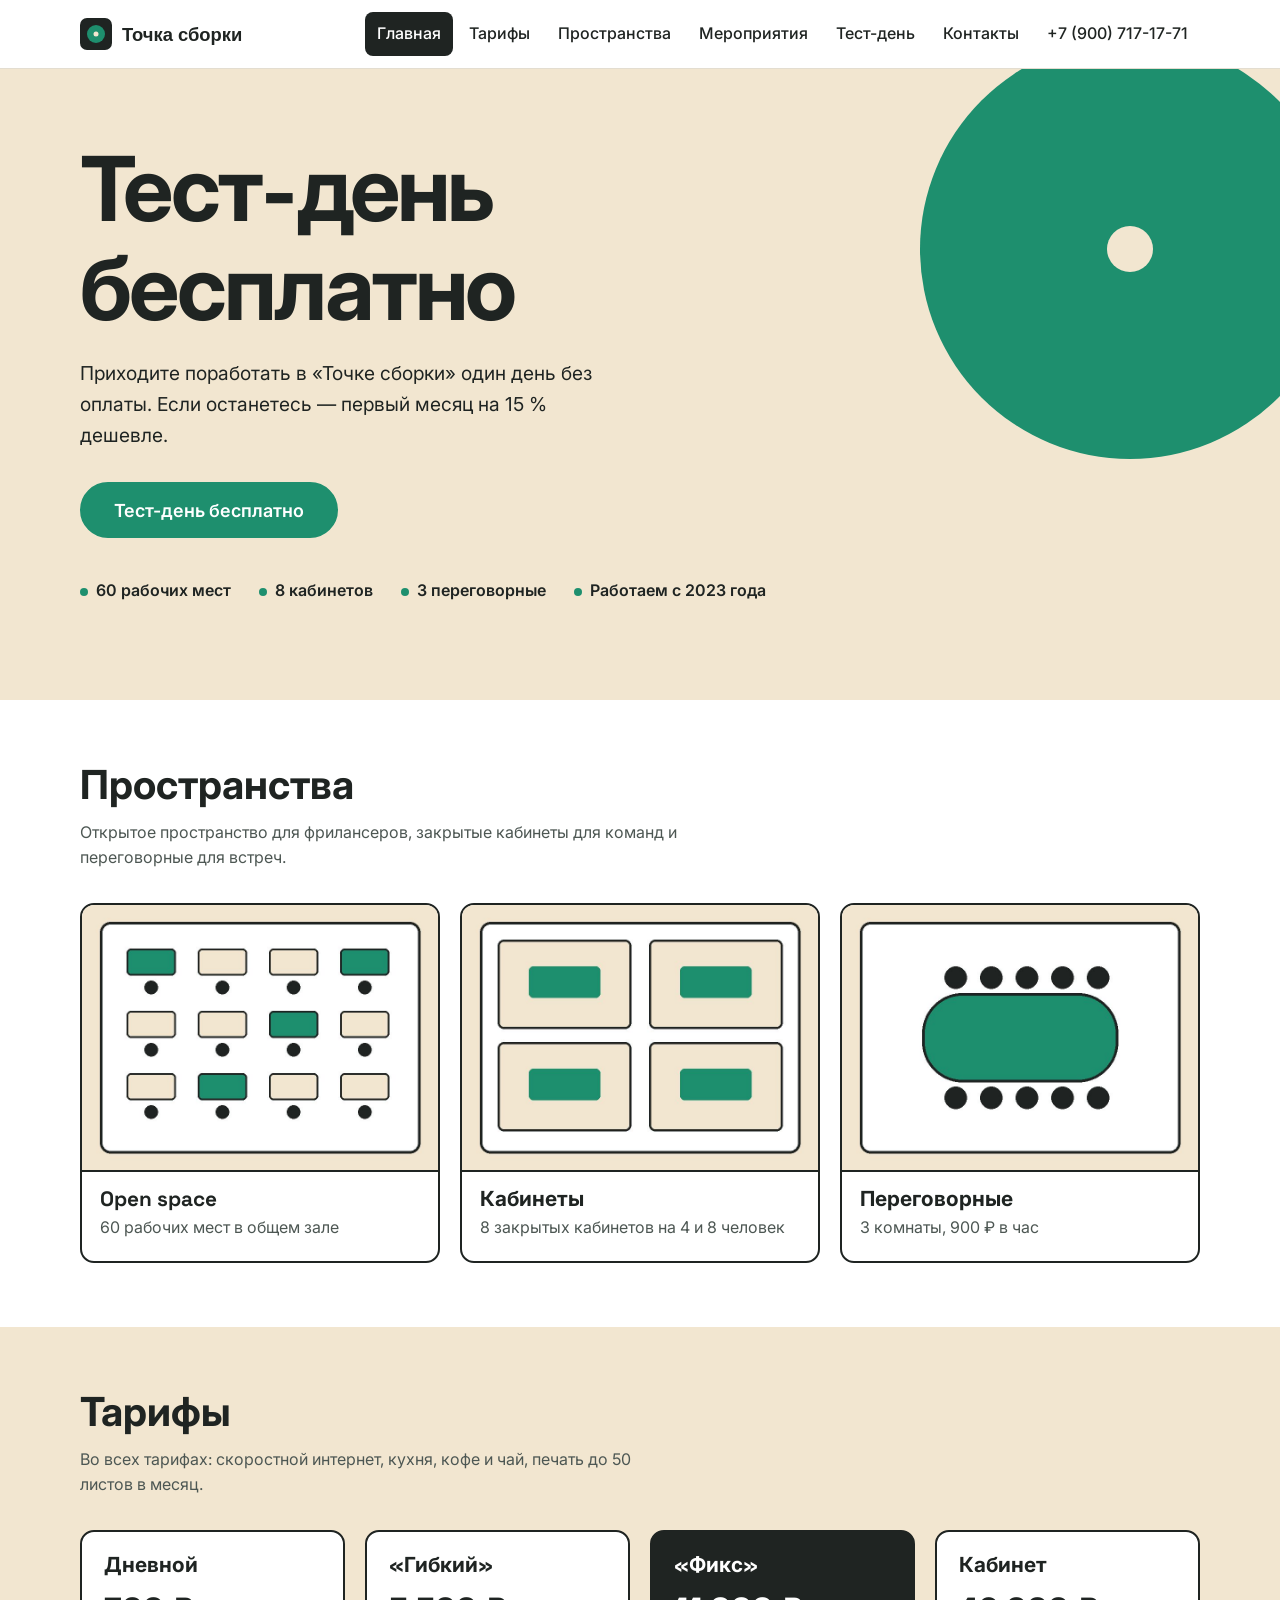
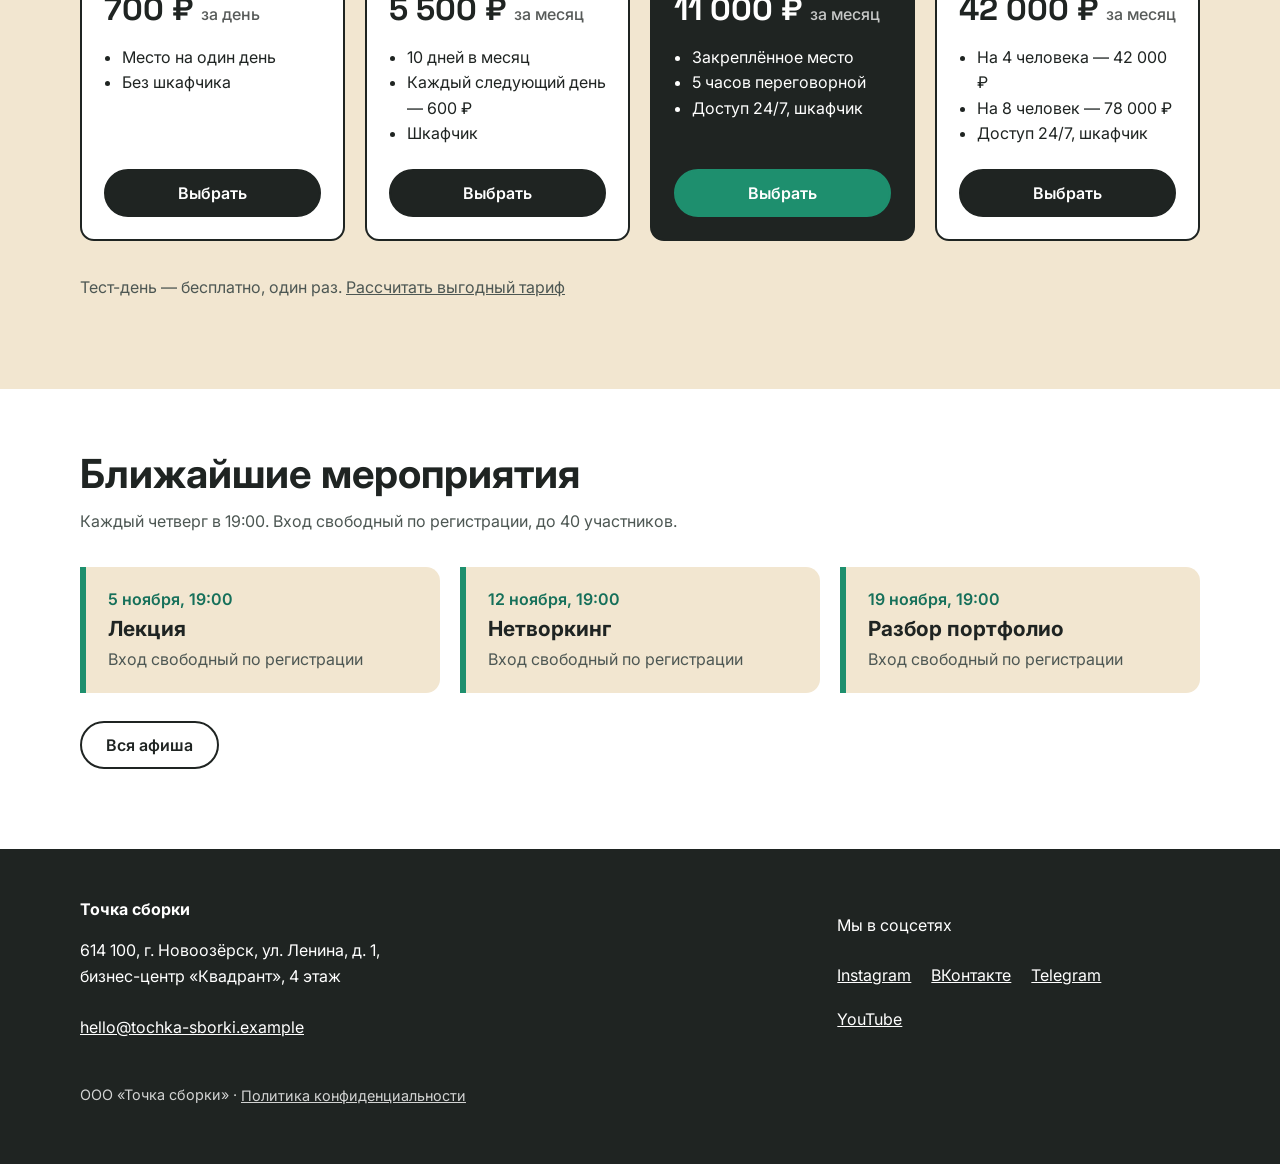
<file: index.html>
<!DOCTYPE html>
<html lang="ru">
<head>
  <meta charset="utf-8">
  <meta name="viewport" content="width=device-width, initial-scale=1">
  <title>Точка сборки — коворкинг в Новоозёрске. Тест-день бесплатно</title>
  <meta name="description" content="Коворкинг «Точка сборки» в центре Новоозёрска: 60 рабочих мест, 8 кабинетов, 3 переговорные. Тест-день бесплатно, первый месяц −15 %.">
  <meta property="og:type" content="website">
  <meta property="og:title" content="Точка сборки — коворкинг в Новоозёрске">
  <meta property="og:description" content="Тест-день бесплатно, первый месяц −15 %. Open space, кабинеты и переговорные в центре города.">
  <meta property="og:image" content="https://kovorking-tochka-sborki.vercel.app/img/og-cover.jpg">
  <meta property="og:url" content="https://kovorking-tochka-sborki.vercel.app/">
  <link rel="icon" href="img/favicon.svg" type="image/svg+xml">
  <link rel="preconnect" href="https://fonts.googleapis.com">
  <link rel="preconnect" href="https://fonts.gstatic.com" crossorigin>
  <link href="https://fonts.googleapis.com/css2?family=Inter:wght@400;500;600&family=Space+Grotesk:wght@500;700&display=swap" rel="stylesheet">
  <link rel="stylesheet" href="css/style.css">

  <!-- Google tag (gtag.js) -->
  <script async src="https://www.googletagmanager.com/gtag/js?id=G-3W3GTP8FSB"></script>
  <script>
    window.dataLayer = window.dataLayer || [];
    function gtag(){dataLayer.push(arguments);}
    gtag('js', new Date());
    gtag('config', 'G-3W3GTP8FSB');
  </script>
</head>
<body>
<a class="skip" href="#main">К содержимому</a>

<!-- Шапка и меню (одинаковая на всех страницах) -->
<header class="site-header">
  <div class="wrap">
    <a class="logo" href="index.html"><img src="img/favicon.svg" alt="" width="32" height="32">Точка сборки</a>
    <button class="burger" id="burger" aria-expanded="false" aria-controls="nav" aria-label="Открыть меню">☰</button>
    <nav class="nav" id="nav" aria-label="Основное меню">
      <a href="index.html" aria-current="page">Главная</a>
      <a href="tariffs.html">Тарифы</a>
      <a href="spaces.html">Пространства</a>
      <a href="events.html">Мероприятия</a>
      <a href="free-day.html">Тест-день</a>
      <a href="contacts.html">Контакты</a>
      <a class="phone phone" href="tel:+79007171771" data-event="contact_click" data-contact-type="phone">+7 (900) 717-17-71</a>
    </nav>
  </div>
</header>

<main id="main">

  <!-- Первый экран (главный блок) -->
  <section class="hero" aria-labelledby="hero-title">
    <div class="dot" aria-hidden="true"></div>
    <div class="wrap">
      <h1 id="hero-title">Тест-день бесплатно</h1>
      <p>Приходите поработать в «Точке сборки» один день без оплаты. Если останетесь — первый месяц на 15 % дешевле.</p>
      <a class="btn btn--main" href="free-day.html"
         data-event="cta_click" data-button-name="hero_trial" data-page-section="hero">Тест-день бесплатно</a>
      <ul class="facts">
        <li>60 рабочих мест</li>
        <li>8 кабинетов</li>
        <li>3 переговорные</li>
        <li>Работаем с 2023 года</li>
      </ul>
    </div>
  </section>

  <!-- Пространства -->
  <section class="section" id="spaces" aria-labelledby="spaces-title">
    <div class="wrap">
      <h2 id="spaces-title">Пространства</h2>
      <p class="lead">Открытое пространство для фрилансеров, закрытые кабинеты для команд и переговорные для встреч.</p>
      <div class="grid grid--3">
        <a class="space" href="spaces.html#open-space" data-event="space_view" data-space-type="open_space">
          <img src="img/space-open.jpg" width="800" height="600" loading="lazy" alt="Схема open space: рабочие столы в общем зале">
          <div><h3>Open space</h3><p>60 рабочих мест в общем зале</p></div>
        </a>
        <a class="space" href="spaces.html#office" data-event="space_view" data-space-type="office">
          <img src="img/space-office.jpg" width="800" height="600" loading="lazy" alt="Схема закрытых кабинетов с рабочими столами">
          <div><h3>Кабинеты</h3><p>8 закрытых кабинетов на 4 и 8 человек</p></div>
        </a>
        <a class="space" href="spaces.html#meeting-room" data-event="space_view" data-space-type="meeting_room">
          <img src="img/space-meeting.jpg" width="800" height="600" loading="lazy" alt="Схема переговорной: большой стол и стулья вокруг">
          <div><h3>Переговорные</h3><p>3 комнаты, 900 ₽ в час</p></div>
        </a>
      </div>
    </div>
  </section>

  <!-- Тарифы -->
  <section class="section section--sand" id="tariffs" aria-labelledby="tariffs-title">
    <div class="wrap">
      <h2 id="tariffs-title">Тарифы</h2>
      <p class="lead">Во всех тарифах: скоростной интернет, кухня, кофе и чай, печать до 50 листов в месяц.</p>
      <div class="grid grid--4">
        <article class="tariff">
          <h3>Дневной</h3>
          <div class="price">700 ₽ <small>за день</small></div>
          <ul><li>Место на один день</li><li>Без шкафчика</li></ul>
          <a class="btn" href="contacts.html?tariff=day_pass" data-event="select_tariff" data-tariff-name="day_pass" data-tariff-price="700">Выбрать</a>
        </article>
        <article class="tariff">
          <h3>«Гибкий»</h3>
          <div class="price">5 500 ₽ <small>за месяц</small></div>
          <ul><li>10 дней в месяц</li><li>Каждый следующий день — 600 ₽</li><li>Шкафчик</li></ul>
          <a class="btn" href="contacts.html?tariff=flex" data-event="select_tariff" data-tariff-name="flex" data-tariff-price="5500">Выбрать</a>
        </article>
        <article class="tariff tariff--top">
          <h3>«Фикс»</h3>
          <div class="price">11 000 ₽ <small>за месяц</small></div>
          <ul><li>Закреплённое место</li><li>5 часов переговорной</li><li>Доступ 24/7, шкафчик</li></ul>
          <a class="btn" href="contacts.html?tariff=fixed" data-event="select_tariff" data-tariff-name="fixed" data-tariff-price="11000">Выбрать</a>
        </article>
        <article class="tariff">
          <h3>Кабинет</h3>
          <div class="price">42 000 ₽ <small>за месяц</small></div>
          <ul><li>На 4 человека — 42 000 ₽</li><li>На 8 человек — 78 000 ₽</li><li>Доступ 24/7, шкафчик</li></ul>
          <a class="btn" href="contacts.html?tariff=office" data-event="select_tariff" data-tariff-name="office" data-tariff-price="42000">Выбрать</a>
        </article>
      </div>
      <p class="note">Тест-день — бесплатно, один раз. <a href="tariffs.html">Рассчитать выгодный тариф</a></p>
    </div>
  </section>

  <!-- Ближайшие мероприятия -->
  <section class="section" id="events" aria-labelledby="events-title">
    <div class="wrap">
      <h2 id="events-title">Ближайшие мероприятия</h2>
      <p class="lead">Каждый четверг в 19:00. Вход свободный по регистрации, до 40 участников.</p>
      <div class="grid grid--3">
        <a class="event" href="events.html" data-event="event_view" data-event-id="lecture_2026_11_05">
          <time datetime="2026-11-05T19:00">5 ноября, 19:00</time><h3>Лекция</h3><p>Вход свободный по регистрации</p>
        </a>
        <a class="event" href="events.html" data-event="event_view" data-event-id="networking_2026_11_12">
          <time datetime="2026-11-12T19:00">12 ноября, 19:00</time><h3>Нетворкинг</h3><p>Вход свободный по регистрации</p>
        </a>
        <a class="event" href="events.html" data-event="event_view" data-event-id="portfolio_2026_11_19">
          <time datetime="2026-11-19T19:00">19 ноября, 19:00</time><h3>Разбор портфолио</h3><p>Вход свободный по регистрации</p>
        </a>
      </div>
      <p class="more"><a class="btn btn--ghost" href="events.html">Вся афиша</a></p>
    </div>
  </section>
</main>

<!-- Подвал (одинаковый на всех страницах) -->
<footer class="site-footer">
  <div class="wrap">
    <div class="cols">
      <div>
        <strong>Точка сборки</strong>
        <p>614 100, г. Новоозёрск, ул. Ленина, д. 1,<br>бизнес-центр «Квадрант», 4 этаж</p>
        <a href="mailto:hello@tochka-sborki.example" data-event="contact_click" data-contact-type="email">hello@tochka-sborki.example</a>
      </div>
      <div>
        <p>Мы в соцсетях</p>
        <a href="https://instagram.com/" target="_blank" rel="noopener" data-event="social_click" data-network="instagram" data-page-section="footer">Instagram</a>
        <a href="https://vk.com/" target="_blank" rel="noopener" data-event="social_click" data-network="vk" data-page-section="footer">ВКонтакте</a>
        <a href="https://t.me/" target="_blank" rel="noopener" data-event="social_click" data-network="telegram" data-page-section="footer">Telegram</a>
        <a href="https://youtube.com/" target="_blank" rel="noopener" data-event="social_click" data-network="youtube" data-page-section="footer">YouTube</a>
      </div>
    </div>
    <p class="org">ООО «Точка сборки» · <a href="privacy.html">Политика конфиденциальности</a></p>
  </div>
</footer>

<script src="js/analytics.js"></script>
<script src="js/main.js"></script>
</body>
</html>
</file>
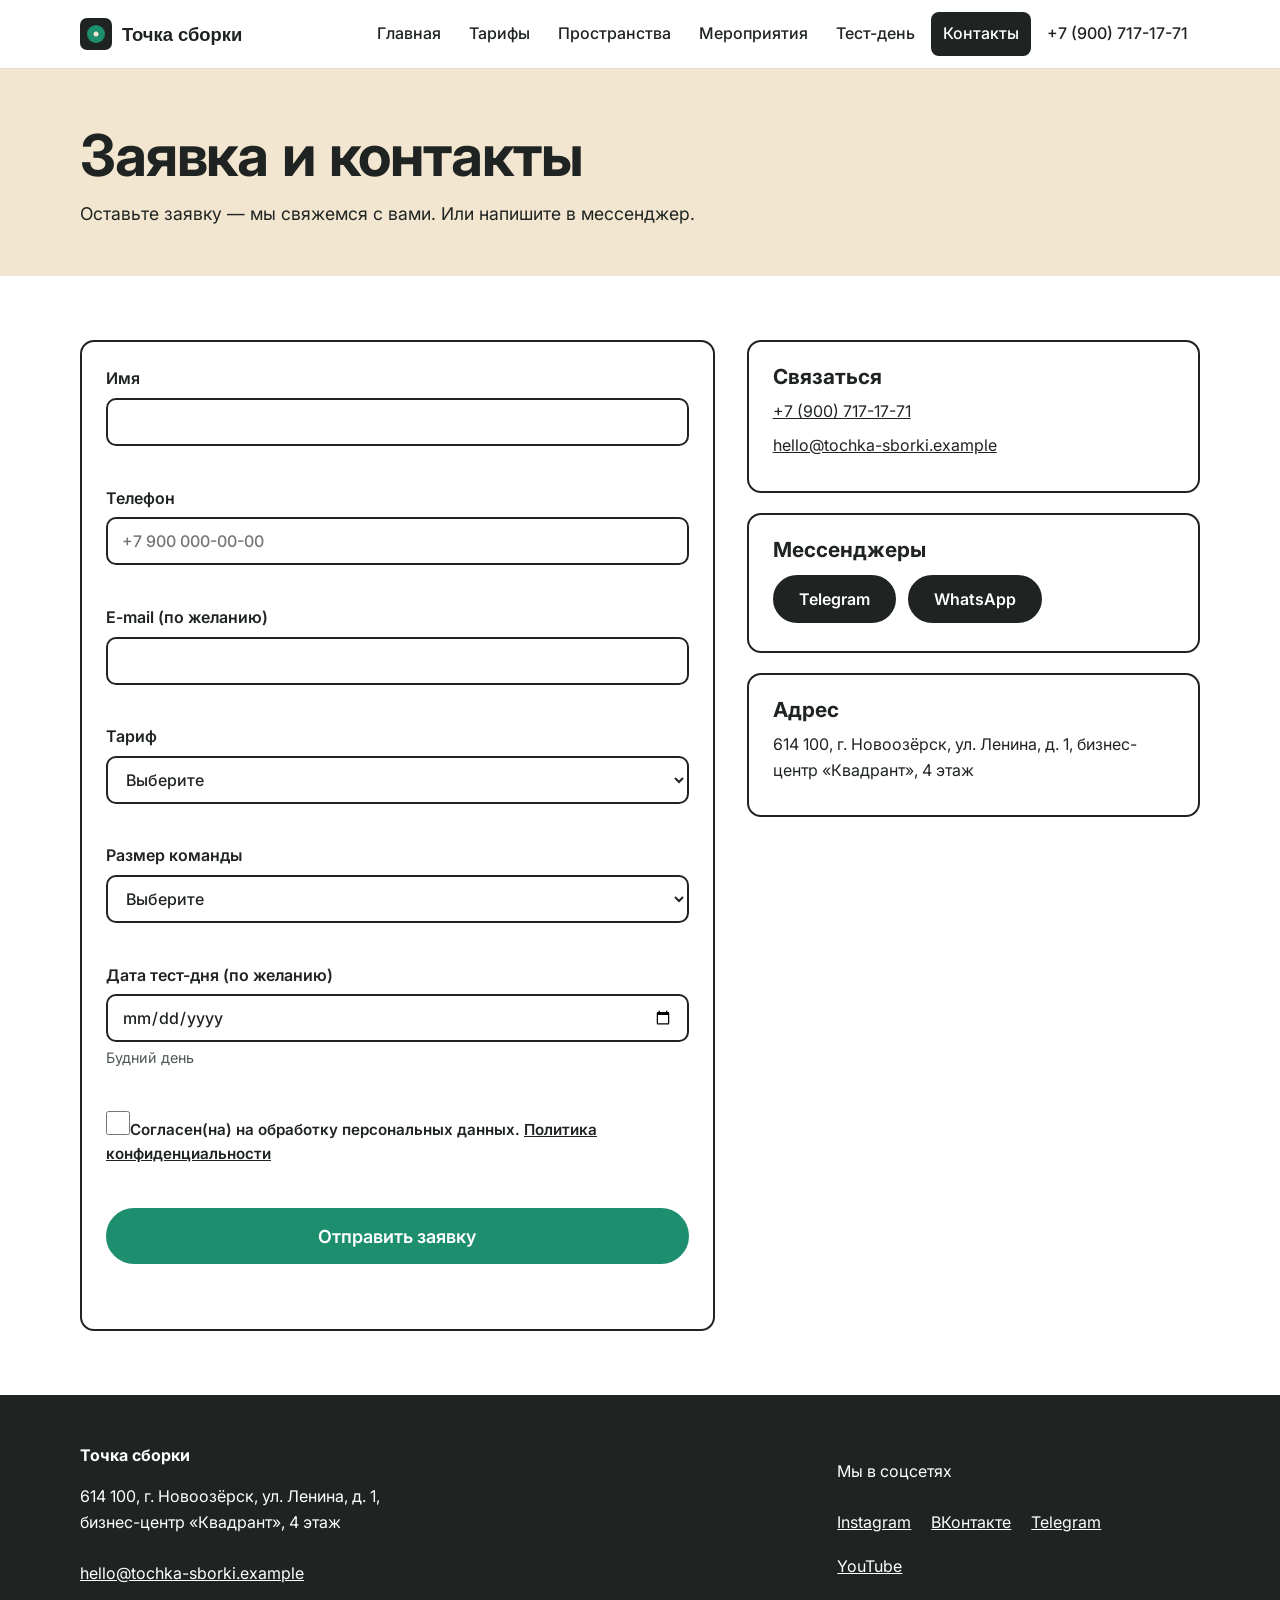
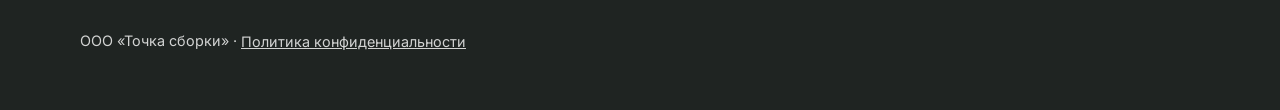
<file: contacts.html>
<!DOCTYPE html>
<html lang="ru">
<head>
  <meta charset="utf-8">
  <meta name="viewport" content="width=device-width, initial-scale=1">
  <title>Заявка и контакты — коворкинг «Точка сборки»</title>
  <meta name="description" content="Оставьте заявку на тест-день или аренду кабинета в коворкинге «Точка сборки». Телефон, e-mail, Telegram и WhatsApp.">
  <meta property="og:type" content="website">
  <meta property="og:title" content="Заявка и контакты — «Точка сборки»">
  <meta property="og:description" content="Оставьте заявку на тест-день или аренду кабинета в коворкинге «Точка сборки». Телефон, e-mail, Telegram и WhatsApp.">
  <meta property="og:image" content="https://kovorking-tochka-sborki.vercel.app/img/og-contacts.jpg">
  <meta property="og:url" content="https://kovorking-tochka-sborki.vercel.app/contacts.html">
  <link rel="icon" href="img/favicon.svg" type="image/svg+xml">
  <link rel="preconnect" href="https://fonts.googleapis.com">
  <link rel="preconnect" href="https://fonts.gstatic.com" crossorigin>
  <link href="https://fonts.googleapis.com/css2?family=Inter:wght@400;500;600&family=Space+Grotesk:wght@500;700&display=swap" rel="stylesheet">
  <link rel="stylesheet" href="css/style.css">
  <link rel="stylesheet" href="css/pages.css">

  <!-- Google tag (gtag.js) -->
  <script async src="https://www.googletagmanager.com/gtag/js?id=G-3W3GTP8FSB"></script>
  <script>
    window.dataLayer = window.dataLayer || [];
    function gtag(){dataLayer.push(arguments);}
    gtag('js', new Date());
    gtag('config', 'G-3W3GTP8FSB');
  </script>
</head>
<body>
<a class="skip" href="#main">К содержимому</a>

<header class="site-header">
  <div class="wrap">
    <a class="logo" href="index.html"><img src="img/favicon.svg" alt="" width="32" height="32">Точка сборки</a>
    <button class="burger" id="burger" aria-expanded="false" aria-controls="nav" aria-label="Открыть меню">☰</button>
    <nav class="nav" id="nav" aria-label="Основное меню">
      <a href="index.html">Главная</a>
      <a href="tariffs.html">Тарифы</a>
      <a href="spaces.html">Пространства</a>
      <a href="events.html">Мероприятия</a>
      <a href="free-day.html">Тест-день</a>
      <a href="contacts.html" aria-current="page">Контакты</a>
      <a class="phone" href="tel:+79007171771" data-event="contact_click" data-contact-type="phone">+7 (900) 717-17-71</a>
    </nav>
  </div>
</header>

<main id="main">
  <div class="page-head">
    <div class="wrap">
      <h1>Заявка и контакты</h1>
      <p>Оставьте заявку — мы свяжемся с вами. Или напишите в мессенджер.</p>
    </div>
  </div>

  <section class="section" aria-label="Заявка">
    <div class="wrap cols2">
      <form class="form" id="lead_form" data-form="lead" novalidate>
        <div class="field">
          <label for="name">Имя</label>
          <input id="name" name="name" type="text" autocomplete="name">
          <div class="err" data-err="name"></div>
        </div>
        <div class="field">
          <label for="phone">Телефон</label>
          <input id="phone" name="phone" type="tel" autocomplete="tel" inputmode="tel" placeholder="+7 900 000-00-00">
          <div class="err" data-err="phone"></div>
        </div>
        <div class="field">
          <label for="email">E-mail (по желанию)</label>
          <input id="email" name="email" type="email" autocomplete="email">
          <div class="err" data-err="email"></div>
        </div>
        <div class="field">
          <label for="tariff">Тариф</label>
          <select id="tariff" name="tariff"><option value="">Выберите</option><option value="free_day">Тест-день — бесплатно</option><option value="day_pass">Дневной — 700 ₽</option><option value="flex">«Гибкий» — 5 500 ₽</option><option value="fixed">«Фикс» — 11 000 ₽</option><option value="office">Кабинет</option><option value="meeting_room">Переговорная</option></select>
          <div class="err" data-err="tariff"></div>
        </div>
        <div class="field">
          <label for="team_size">Размер команды</label>
          <select id="team_size" name="team_size"><option value="">Выберите</option><option value="1">1 человек</option><option value="2_4">2–4 человека</option><option value="5_8">5–8 человек</option><option value="9_plus">9 и более</option></select>
          <div class="err" data-err="team_size"></div>
        </div>
        <div class="field">
          <label for="visit_date">Дата тест-дня (по желанию)</label>
          <input id="visit_date" name="visit_date" type="date">
          <div class="hint">Будний день</div>
          <div class="err" data-err="visit_date"></div>
        </div>
        <div class="field">
          <label class="check"><input type="checkbox" name="consent" id="consent-lead" aria-describedby="err-consent-lead"><span>Согласен(на) на обработку персональных данных. <a href="privacy.html">Политика конфиденциальности</a></span></label>
          <div class="err" data-err="consent" id="err-consent-lead"></div>
        </div>
        <button class="btn btn--main" type="submit">Отправить заявку</button>
        <div class="form-status" role="status" aria-live="polite"></div>
      </form>
      <div style="display:grid;gap:20px">
        <div class="card">
          <h3>Связаться</h3>
          <p><a href="tel:+79007171771" data-event="contact_click" data-contact-type="phone">+7 (900) 717-17-71</a></p>
          <p><a href="mailto:hello@tochka-sborki.example" data-event="contact_click" data-contact-type="email">hello@tochka-sborki.example</a></p>
        </div>
        <div class="card">
          <h3>Мессенджеры</h3>
          <a class="btn" href="https://t.me/" target="_blank" rel="noopener" data-event="messenger_click" data-messenger="telegram">Telegram</a>
          <a class="btn" href="https://wa.me/79007171771" target="_blank" rel="noopener" data-event="messenger_click" data-messenger="whatsapp">WhatsApp</a>
        </div>
        <div class="card">
          <h3>Адрес</h3>
          <p>614 100, г. Новоозёрск, ул. Ленина, д. 1, бизнес-центр «Квадрант», 4 этаж</p>
        </div>
      </div>
    </div>
  </section>
</main>

<footer class="site-footer">
  <div class="wrap">
    <div class="cols">
      <div>
        <strong>Точка сборки</strong>
        <p>614 100, г. Новоозёрск, ул. Ленина, д. 1,<br>бизнес-центр «Квадрант», 4 этаж</p>
        <a href="mailto:hello@tochka-sborki.example" data-event="contact_click" data-contact-type="email">hello@tochka-sborki.example</a>
      </div>
      <div>
        <p>Мы в соцсетях</p>
        <a href="https://instagram.com/" target="_blank" rel="noopener" data-event="social_click" data-network="instagram" data-page-section="footer">Instagram</a>
        <a href="https://vk.com/" target="_blank" rel="noopener" data-event="social_click" data-network="vk" data-page-section="footer">ВКонтакте</a>
        <a href="https://t.me/" target="_blank" rel="noopener" data-event="social_click" data-network="telegram" data-page-section="footer">Telegram</a>
        <a href="https://youtube.com/" target="_blank" rel="noopener" data-event="social_click" data-network="youtube" data-page-section="footer">YouTube</a>
      </div>
    </div>
    <p class="org">ООО «Точка сборки» · <a href="privacy.html">Политика конфиденциальности</a></p>
  </div>
</footer>

<script src="js/analytics.js"></script>
<script src="js/main.js"></script>
<script src="js/config.js"></script>
<script src="js/page.js"></script>
<script src="js/form.js"></script>
</body>
</html>
</file>
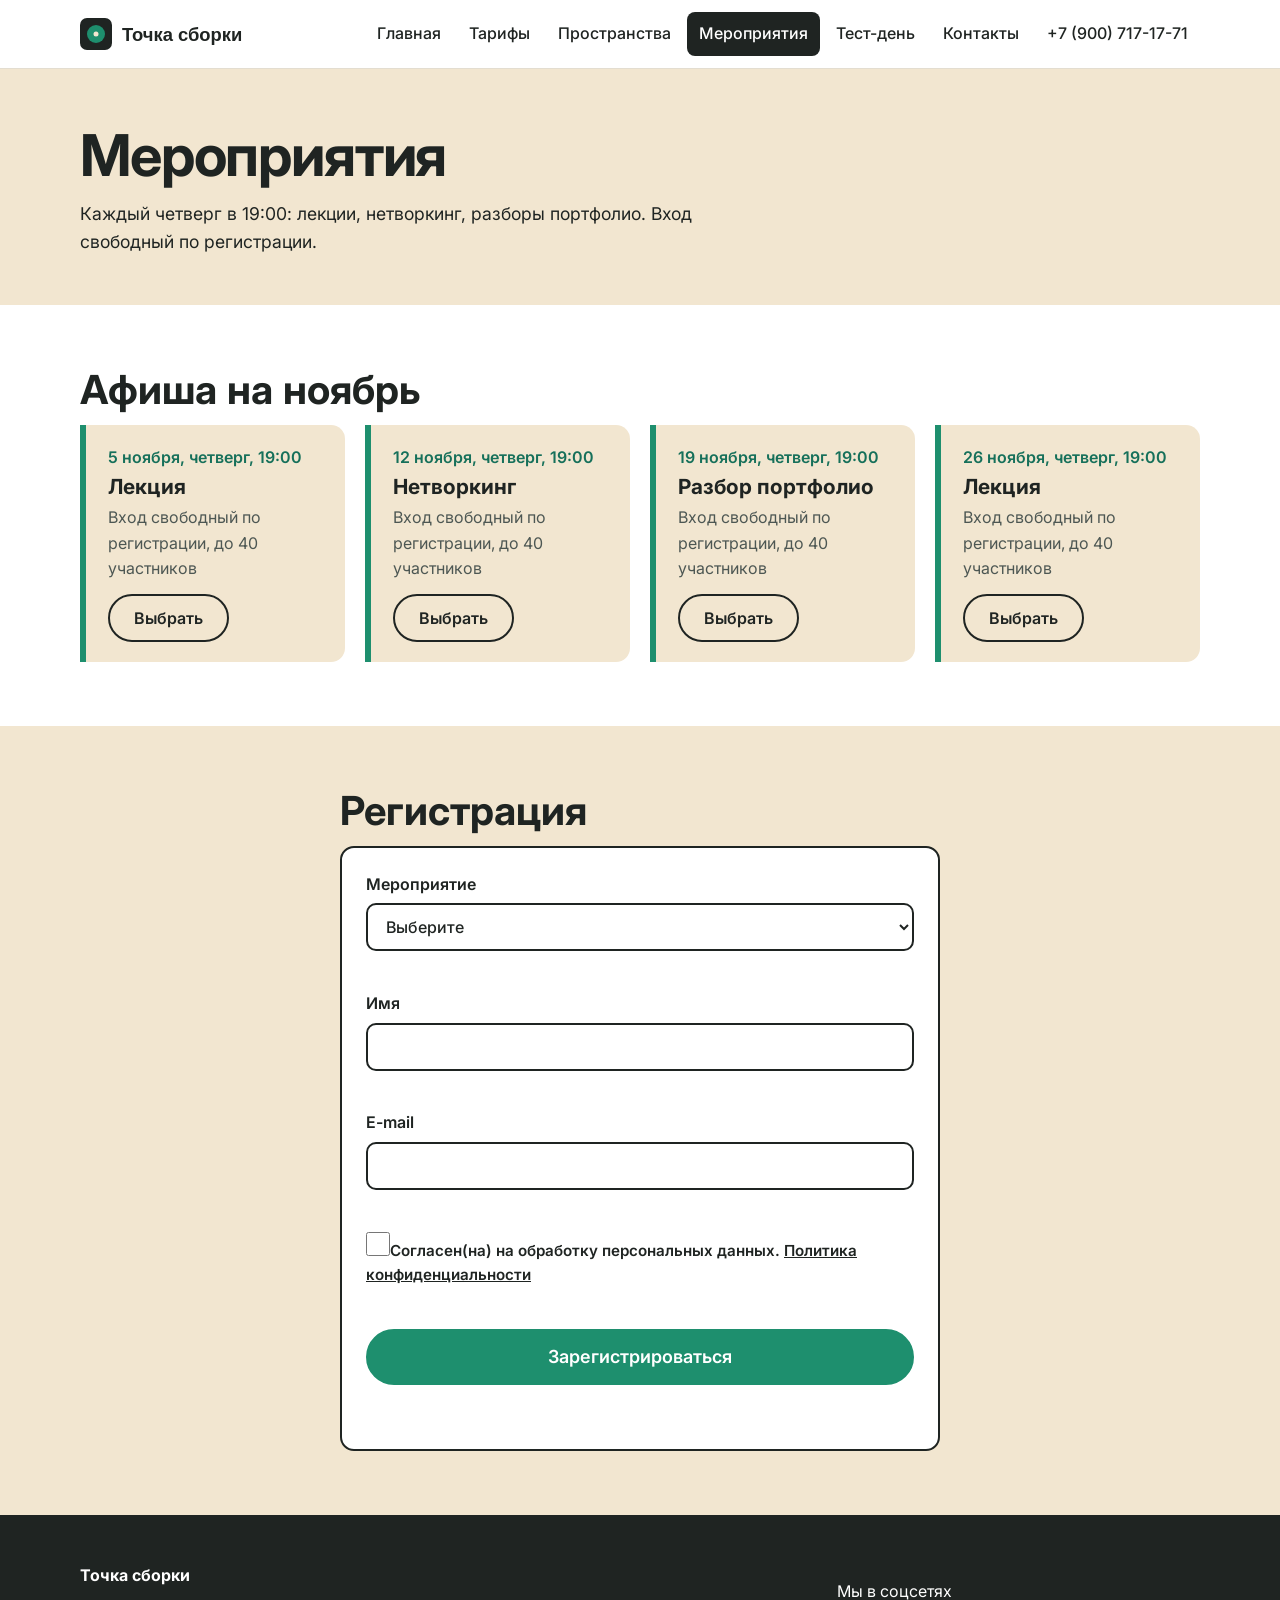
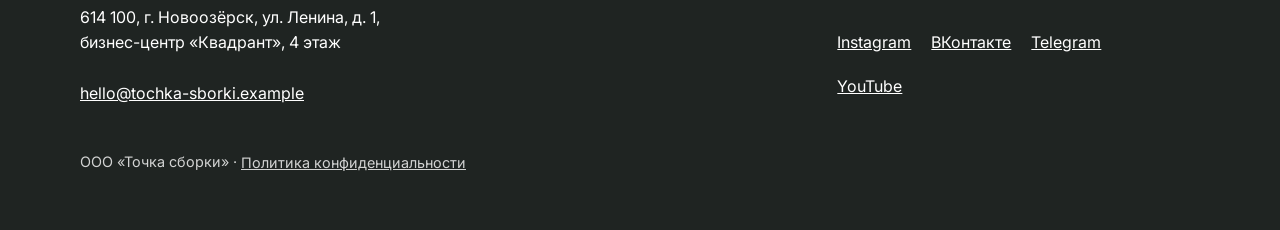
<file: events.html>
<!DOCTYPE html>
<html lang="ru">
<head>
  <meta charset="utf-8">
  <meta name="viewport" content="width=device-width, initial-scale=1">
  <title>Мероприятия коворкинга «Точка сборки» — афиша и регистрация</title>
  <meta name="description" content="Афиша мероприятий в Новоозёрске: лекции, нетворкинг и разборы портфолио каждый четверг в 19:00. Вход свободный по регистрации.">
  <meta property="og:type" content="website">
  <meta property="og:title" content="Мероприятия — коворкинг «Точка сборки»">
  <meta property="og:description" content="Афиша мероприятий в Новоозёрске: лекции, нетворкинг и разборы портфолио каждый четверг в 19:00. Вход свободный по регистрации.">
  <meta property="og:image" content="https://kovorking-tochka-sborki.vercel.app/img/og-events.jpg">
  <meta property="og:url" content="https://kovorking-tochka-sborki.vercel.app/events.html">
  <link rel="icon" href="img/favicon.svg" type="image/svg+xml">
  <link rel="preconnect" href="https://fonts.googleapis.com">
  <link rel="preconnect" href="https://fonts.gstatic.com" crossorigin>
  <link href="https://fonts.googleapis.com/css2?family=Inter:wght@400;500;600&family=Space+Grotesk:wght@500;700&display=swap" rel="stylesheet">
  <link rel="stylesheet" href="css/style.css">
  <link rel="stylesheet" href="css/pages.css">

  <!-- Google tag (gtag.js) -->
  <script async src="https://www.googletagmanager.com/gtag/js?id=G-3W3GTP8FSB"></script>
  <script>
    window.dataLayer = window.dataLayer || [];
    function gtag(){dataLayer.push(arguments);}
    gtag('js', new Date());
    gtag('config', 'G-3W3GTP8FSB');
  </script>
</head>
<body>
<a class="skip" href="#main">К содержимому</a>

<header class="site-header">
  <div class="wrap">
    <a class="logo" href="index.html"><img src="img/favicon.svg" alt="" width="32" height="32">Точка сборки</a>
    <button class="burger" id="burger" aria-expanded="false" aria-controls="nav" aria-label="Открыть меню">☰</button>
    <nav class="nav" id="nav" aria-label="Основное меню">
      <a href="index.html">Главная</a>
      <a href="tariffs.html">Тарифы</a>
      <a href="spaces.html">Пространства</a>
      <a href="events.html" aria-current="page">Мероприятия</a>
      <a href="free-day.html">Тест-день</a>
      <a href="contacts.html">Контакты</a>
      <a class="phone" href="tel:+79007171771" data-event="contact_click" data-contact-type="phone">+7 (900) 717-17-71</a>
    </nav>
  </div>
</header>

<main id="main">
  <div class="page-head">
    <div class="wrap">
      <h1>Мероприятия</h1>
      <p>Каждый четверг в 19:00: лекции, нетворкинг, разборы портфолио. Вход свободный по регистрации.</p>
    </div>
  </div>

  <section class="section" aria-labelledby="afisha-title">
    <div class="wrap">
      <h2 id="afisha-title">Афиша на ноябрь</h2>
      <div class="grid grid--4" style="grid-template-columns:repeat(auto-fit,minmax(240px,1fr))">
        <div class="event" data-event="event_view" data-event-id="lecture_2026_11_05">
          <time datetime="2026-11-05T19:00">5 ноября, четверг, 19:00</time><h3>Лекция</h3><p>Вход свободный по регистрации, до 40 участников</p>
          <button class="btn btn--ghost" type="button" data-pick="lecture_2026_11_05" style="margin-top:12px">Выбрать</button>
        </div>
        <div class="event" data-event="event_view" data-event-id="networking_2026_11_12">
          <time datetime="2026-11-12T19:00">12 ноября, четверг, 19:00</time><h3>Нетворкинг</h3><p>Вход свободный по регистрации, до 40 участников</p>
          <button class="btn btn--ghost" type="button" data-pick="networking_2026_11_12" style="margin-top:12px">Выбрать</button>
        </div>
        <div class="event" data-event="event_view" data-event-id="portfolio_2026_11_19">
          <time datetime="2026-11-19T19:00">19 ноября, четверг, 19:00</time><h3>Разбор портфолио</h3><p>Вход свободный по регистрации, до 40 участников</p>
          <button class="btn btn--ghost" type="button" data-pick="portfolio_2026_11_19" style="margin-top:12px">Выбрать</button>
        </div>
        <div class="event" data-event="event_view" data-event-id="lecture_2026_11_26">
          <time datetime="2026-11-26T19:00">26 ноября, четверг, 19:00</time><h3>Лекция</h3><p>Вход свободный по регистрации, до 40 участников</p>
          <button class="btn btn--ghost" type="button" data-pick="lecture_2026_11_26" style="margin-top:12px">Выбрать</button>
        </div>
      </div>
    </div>
  </section>

  <section class="section section--sand" id="register" aria-labelledby="reg-title">
    <div class="wrap" style="max-width:640px">
      <h2 id="reg-title">Регистрация</h2>
      <form class="form" id="event_form" data-form="event" novalidate>
        <div class="field">
          <label for="event_id">Мероприятие</label>
          <select id="event_id" name="event_id"><option value="">Выберите</option><option value="lecture_2026_11_05">5 ноября — Лекция</option><option value="networking_2026_11_12">12 ноября — Нетворкинг</option><option value="portfolio_2026_11_19">19 ноября — Разбор портфолио</option><option value="lecture_2026_11_26">26 ноября — Лекция</option></select>
          <div class="err" data-err="event_id"></div>
        </div>
        <div class="field">
          <label for="name">Имя</label>
          <input id="name" name="name" type="text" autocomplete="name">
          <div class="err" data-err="name"></div>
        </div>
        <div class="field">
          <label for="email">E-mail</label>
          <input id="email" name="email" type="email" autocomplete="email">
          <div class="err" data-err="email"></div>
        </div>
        <div class="field">
          <label class="check"><input type="checkbox" name="consent" id="consent-ev" aria-describedby="err-consent-ev"><span>Согласен(на) на обработку персональных данных. <a href="privacy.html">Политика конфиденциальности</a></span></label>
          <div class="err" data-err="consent" id="err-consent-ev"></div>
        </div>
        <button class="btn btn--main" type="submit">Зарегистрироваться</button>
        <div class="form-status" role="status" aria-live="polite"></div>
      </form>
    </div>
  </section>
</main>

<footer class="site-footer">
  <div class="wrap">
    <div class="cols">
      <div>
        <strong>Точка сборки</strong>
        <p>614 100, г. Новоозёрск, ул. Ленина, д. 1,<br>бизнес-центр «Квадрант», 4 этаж</p>
        <a href="mailto:hello@tochka-sborki.example" data-event="contact_click" data-contact-type="email">hello@tochka-sborki.example</a>
      </div>
      <div>
        <p>Мы в соцсетях</p>
        <a href="https://instagram.com/" target="_blank" rel="noopener" data-event="social_click" data-network="instagram" data-page-section="footer">Instagram</a>
        <a href="https://vk.com/" target="_blank" rel="noopener" data-event="social_click" data-network="vk" data-page-section="footer">ВКонтакте</a>
        <a href="https://t.me/" target="_blank" rel="noopener" data-event="social_click" data-network="telegram" data-page-section="footer">Telegram</a>
        <a href="https://youtube.com/" target="_blank" rel="noopener" data-event="social_click" data-network="youtube" data-page-section="footer">YouTube</a>
      </div>
    </div>
    <p class="org">ООО «Точка сборки» · <a href="privacy.html">Политика конфиденциальности</a></p>
  </div>
</footer>

<script src="js/analytics.js"></script>
<script src="js/main.js"></script>
<script src="js/config.js"></script>
<script src="js/page.js"></script>
<script src="js/form.js"></script>
</body>
</html>
</file>
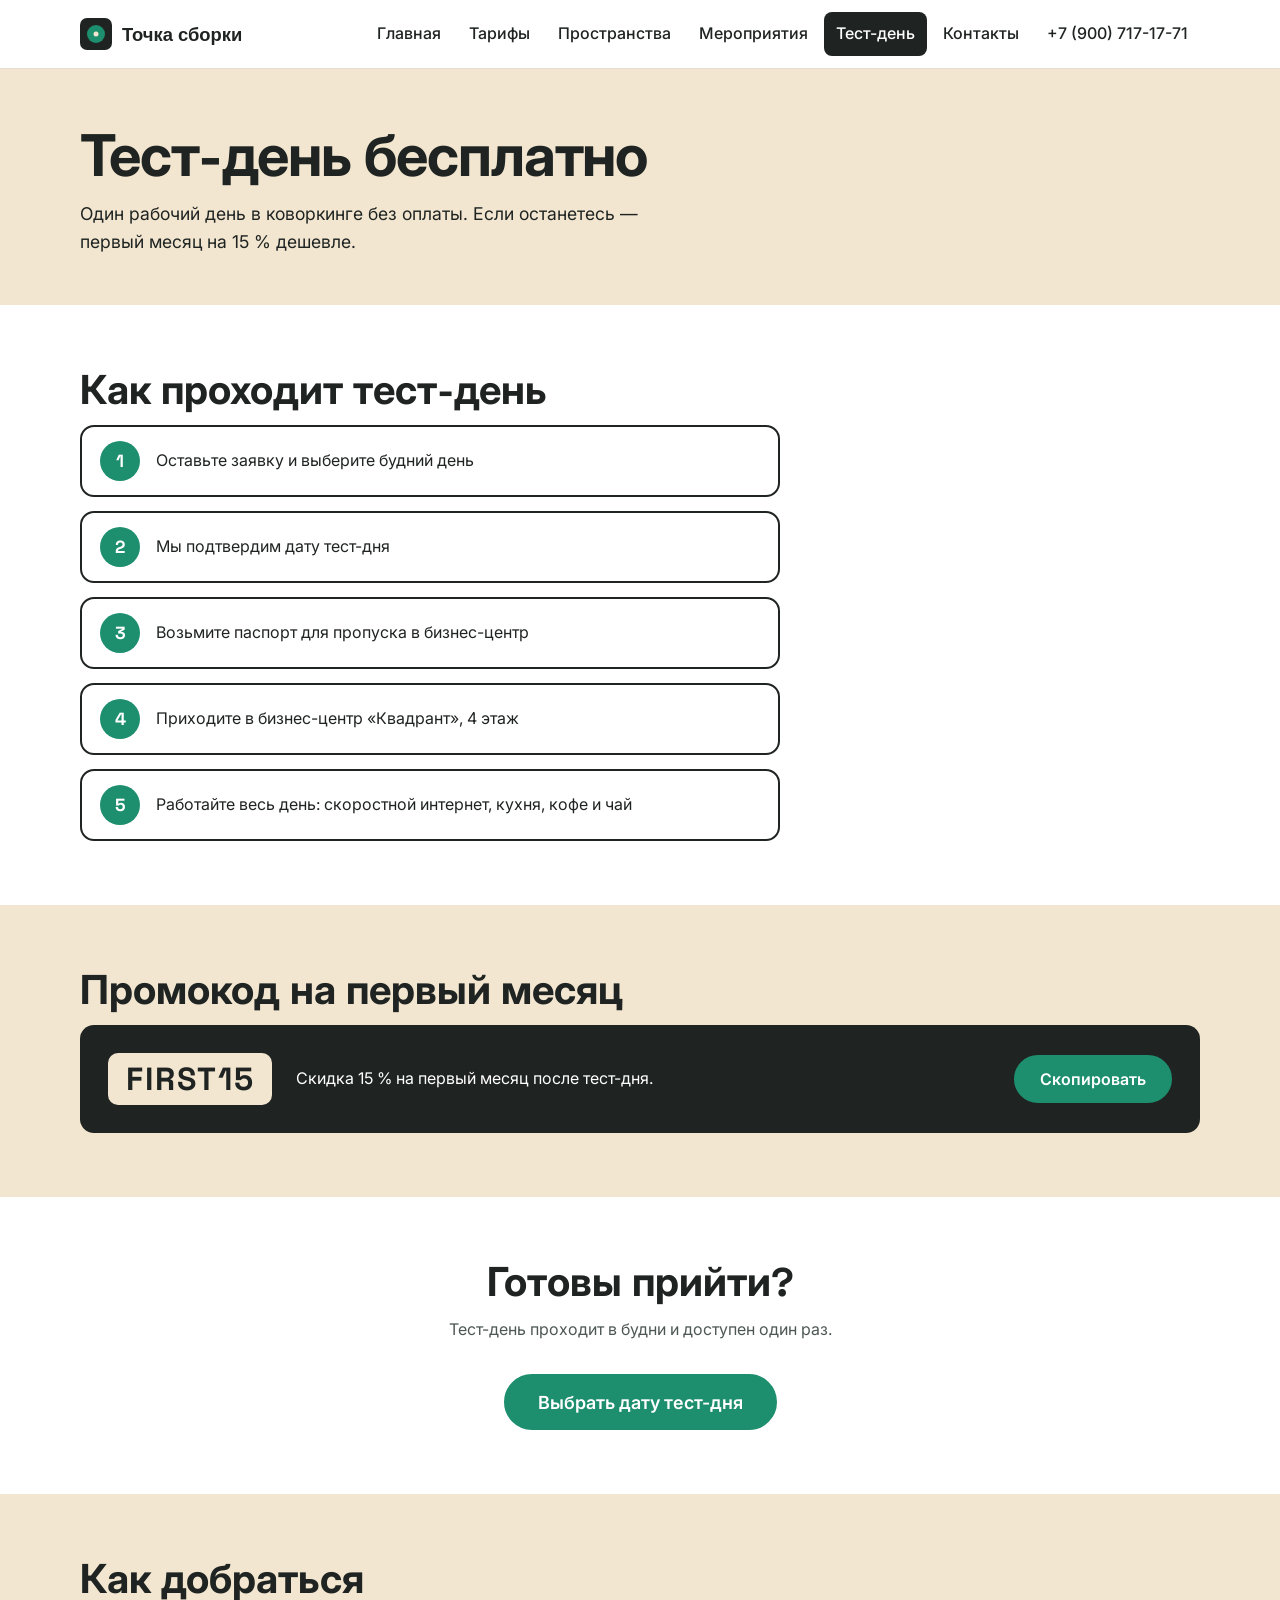
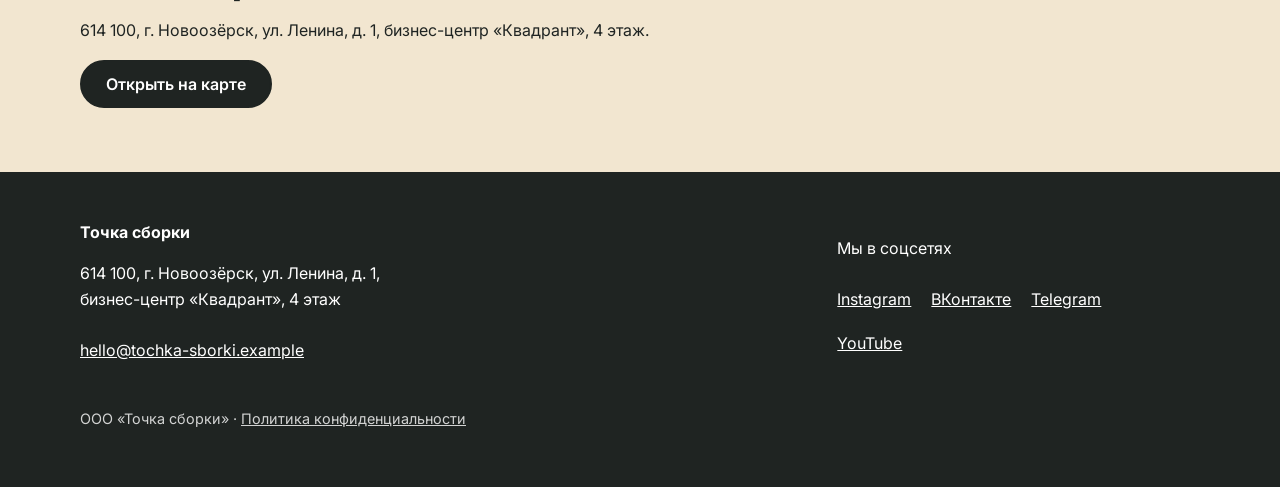
<file: free-day.html>
<!DOCTYPE html>
<html lang="ru">
<head>
  <meta charset="utf-8">
  <meta name="viewport" content="width=device-width, initial-scale=1">
  <title>Тест-день бесплатно — коворкинг «Точка сборки»</title>
  <meta name="description" content="Приходите на бесплатный тест-день в коворкинг «Точка сборки» в Новоозёрске. Промокод FIRST15 — скидка 15 % на первый месяц.">
  <meta property="og:type" content="website">
  <meta property="og:title" content="Тест-день бесплатно — «Точка сборки»">
  <meta property="og:description" content="Приходите на бесплатный тест-день в коворкинг «Точка сборки» в Новоозёрске. Промокод FIRST15 — скидка 15 % на первый месяц.">
  <meta property="og:image" content="https://kovorking-tochka-sborki.vercel.app/img/og-free-day.jpg">
  <meta property="og:url" content="https://kovorking-tochka-sborki.vercel.app/free-day.html">
  <link rel="icon" href="img/favicon.svg" type="image/svg+xml">
  <link rel="preconnect" href="https://fonts.googleapis.com">
  <link rel="preconnect" href="https://fonts.gstatic.com" crossorigin>
  <link href="https://fonts.googleapis.com/css2?family=Inter:wght@400;500;600&family=Space+Grotesk:wght@500;700&display=swap" rel="stylesheet">
  <link rel="stylesheet" href="css/style.css">
  <link rel="stylesheet" href="css/pages.css">

  <!-- Google tag (gtag.js) -->
  <script async src="https://www.googletagmanager.com/gtag/js?id=G-3W3GTP8FSB"></script>
  <script>
    window.dataLayer = window.dataLayer || [];
    function gtag(){dataLayer.push(arguments);}
    gtag('js', new Date());
    gtag('config', 'G-3W3GTP8FSB');
  </script>
</head>
<body>
<a class="skip" href="#main">К содержимому</a>

<header class="site-header">
  <div class="wrap">
    <a class="logo" href="index.html"><img src="img/favicon.svg" alt="" width="32" height="32">Точка сборки</a>
    <button class="burger" id="burger" aria-expanded="false" aria-controls="nav" aria-label="Открыть меню">☰</button>
    <nav class="nav" id="nav" aria-label="Основное меню">
      <a href="index.html">Главная</a>
      <a href="tariffs.html">Тарифы</a>
      <a href="spaces.html">Пространства</a>
      <a href="events.html">Мероприятия</a>
      <a href="free-day.html" aria-current="page">Тест-день</a>
      <a href="contacts.html">Контакты</a>
      <a class="phone" href="tel:+79007171771" data-event="contact_click" data-contact-type="phone">+7 (900) 717-17-71</a>
    </nav>
  </div>
</header>

<main id="main">
  <div class="page-head">
    <div class="wrap">
      <h1>Тест-день бесплатно</h1>
      <p>Один рабочий день в коворкинге без оплаты. Если останетесь — первый месяц на 15 % дешевле.</p>
    </div>
  </div>

  <section class="section" aria-labelledby="how-title">
    <div class="wrap">
      <h2 id="how-title">Как проходит тест-день</h2>
      <ol class="steps">
        <li>Оставьте заявку и выберите будний день</li>
        <li>Мы подтвердим дату тест-дня</li>
        <li>Возьмите паспорт для пропуска в бизнес-центр</li>
        <li>Приходите в бизнес-центр «Квадрант», 4 этаж</li>
        <li>Работайте весь день: скоростной интернет, кухня, кофе и чай</li>
      </ol>
    </div>
  </section>

  <section class="section section--sand" aria-labelledby="promo-title">
    <div class="wrap">
      <h2 id="promo-title">Промокод на первый месяц</h2>
      <div class="promo">
        <code>FIRST15</code>
        <p>Скидка 15 % на первый месяц после тест-дня.</p>
        <button class="btn" type="button" data-copy="FIRST15" data-event="promo_copy" data-promo-code="FIRST15" style="background:var(--g);border-color:var(--g)">Скопировать</button>
      </div>
    </div>
  </section>

  <section class="section big-cta" aria-labelledby="date-title">
    <div class="wrap">
      <h2 id="date-title">Готовы прийти?</h2>
      <p class="lead" style="margin-inline:auto">Тест-день проходит в будни и доступен один раз.</p>
      <a class="btn btn--main" href="contacts.html?tariff=free_day#lead_form" data-event="cta_click" data-button-name="choose_date" data-page-section="free_day">Выбрать дату тест-дня</a>
    </div>
  </section>

  <section class="section section--sand" aria-labelledby="way-title">
    <div class="wrap">
      <h2 id="way-title">Как добраться</h2>
      <p>614 100, г. Новоозёрск, ул. Ленина, д. 1, бизнес-центр «Квадрант», 4 этаж.</p>
      <a class="btn" href="https://yandex.ru/maps/?text=%D0%9D%D0%BE%D0%B2%D0%BE%D0%BE%D0%B7%D1%91%D1%80%D1%81%D0%BA%2C%20%D1%83%D0%BB.%20%D0%9B%D0%B5%D0%BD%D0%B8%D0%BD%D0%B0%2C%201" target="_blank" rel="noopener" data-event="map_open" data-map-service="yandex_maps">Открыть на карте</a>
    </div>
  </section>
</main>

<footer class="site-footer">
  <div class="wrap">
    <div class="cols">
      <div>
        <strong>Точка сборки</strong>
        <p>614 100, г. Новоозёрск, ул. Ленина, д. 1,<br>бизнес-центр «Квадрант», 4 этаж</p>
        <a href="mailto:hello@tochka-sborki.example" data-event="contact_click" data-contact-type="email">hello@tochka-sborki.example</a>
      </div>
      <div>
        <p>Мы в соцсетях</p>
        <a href="https://instagram.com/" target="_blank" rel="noopener" data-event="social_click" data-network="instagram" data-page-section="footer">Instagram</a>
        <a href="https://vk.com/" target="_blank" rel="noopener" data-event="social_click" data-network="vk" data-page-section="footer">ВКонтакте</a>
        <a href="https://t.me/" target="_blank" rel="noopener" data-event="social_click" data-network="telegram" data-page-section="footer">Telegram</a>
        <a href="https://youtube.com/" target="_blank" rel="noopener" data-event="social_click" data-network="youtube" data-page-section="footer">YouTube</a>
      </div>
    </div>
    <p class="org">ООО «Точка сборки» · <a href="privacy.html">Политика конфиденциальности</a></p>
  </div>
</footer>

<script src="js/analytics.js"></script>
<script src="js/main.js"></script>
<script src="js/page.js"></script>
</body>
</html>
</file>
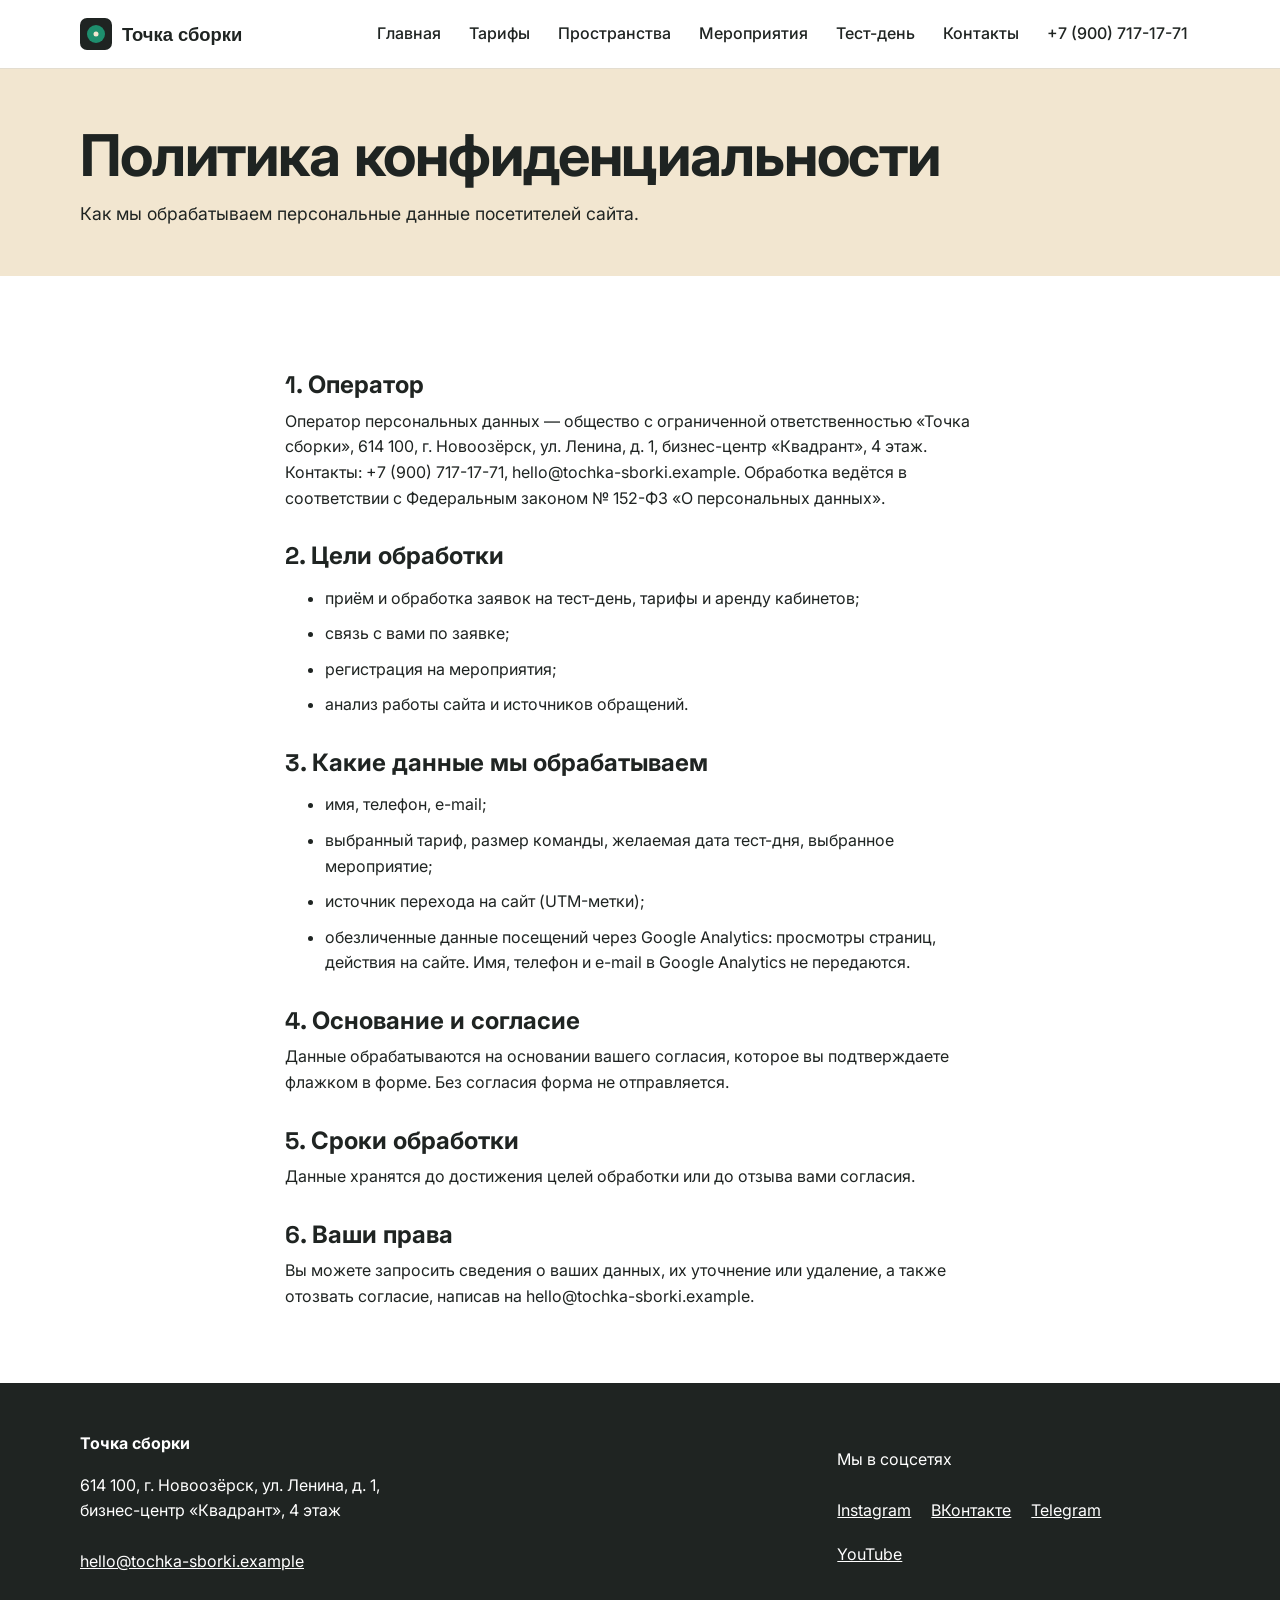
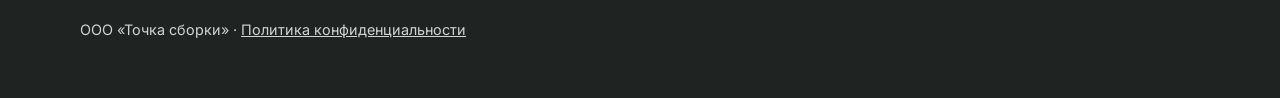
<file: privacy.html>
<!DOCTYPE html>
<html lang="ru">
<head>
  <meta charset="utf-8">
  <meta name="viewport" content="width=device-width, initial-scale=1">
  <title>Политика конфиденциальности — «Точка сборки»</title>
  <meta name="description" content="Политика обработки персональных данных ООО «Точка сборки»: оператор, цели, состав данных, сроки и права посетителей.">
  <meta property="og:type" content="website">
  <meta property="og:title" content="Политика конфиденциальности — «Точка сборки»">
  <meta property="og:description" content="Политика обработки персональных данных ООО «Точка сборки»: оператор, цели, состав данных, сроки и права посетителей.">
  <meta property="og:image" content="https://kovorking-tochka-sborki.vercel.app/img/og-privacy.jpg">
  <meta property="og:url" content="https://kovorking-tochka-sborki.vercel.app/privacy.html">
  <link rel="icon" href="img/favicon.svg" type="image/svg+xml">
  <link rel="preconnect" href="https://fonts.googleapis.com">
  <link rel="preconnect" href="https://fonts.gstatic.com" crossorigin>
  <link href="https://fonts.googleapis.com/css2?family=Inter:wght@400;500;600&family=Space+Grotesk:wght@500;700&display=swap" rel="stylesheet">
  <link rel="stylesheet" href="css/style.css">
  <link rel="stylesheet" href="css/pages.css">

  <!-- Google tag (gtag.js) -->
  <script async src="https://www.googletagmanager.com/gtag/js?id=G-3W3GTP8FSB"></script>
  <script>
    window.dataLayer = window.dataLayer || [];
    function gtag(){dataLayer.push(arguments);}
    gtag('js', new Date());
    gtag('config', 'G-3W3GTP8FSB');
  </script>
</head>
<body>
<a class="skip" href="#main">К содержимому</a>

<header class="site-header">
  <div class="wrap">
    <a class="logo" href="index.html"><img src="img/favicon.svg" alt="" width="32" height="32">Точка сборки</a>
    <button class="burger" id="burger" aria-expanded="false" aria-controls="nav" aria-label="Открыть меню">☰</button>
    <nav class="nav" id="nav" aria-label="Основное меню">
      <a href="index.html">Главная</a>
      <a href="tariffs.html">Тарифы</a>
      <a href="spaces.html">Пространства</a>
      <a href="events.html">Мероприятия</a>
      <a href="free-day.html">Тест-день</a>
      <a href="contacts.html">Контакты</a>
      <a class="phone" href="tel:+79007171771" data-event="contact_click" data-contact-type="phone">+7 (900) 717-17-71</a>
    </nav>
  </div>
</header>

<main id="main">
  <div class="page-head">
    <div class="wrap">
      <h1>Политика конфиденциальности</h1>
      <p>Как мы обрабатываем персональные данные посетителей сайта.</p>
    </div>
  </div>

  <section class="section">
    <div class="wrap prose">
      <h2>1. Оператор</h2>
      <p>Оператор персональных данных — общество с ограниченной ответственностью «Точка сборки», 614 100, г. Новоозёрск, ул. Ленина, д. 1, бизнес-центр «Квадрант», 4 этаж. Контакты: +7 (900) 717-17-71, hello@tochka-sborki.example. Обработка ведётся в соответствии с Федеральным законом № 152-ФЗ «О персональных данных».</p>
      <h2>2. Цели обработки</h2>
      <ul><li>приём и обработка заявок на тест-день, тарифы и аренду кабинетов;</li><li>связь с вами по заявке;</li><li>регистрация на мероприятия;</li><li>анализ работы сайта и источников обращений.</li></ul>
      <h2>3. Какие данные мы обрабатываем</h2>
      <ul><li>имя, телефон, e-mail;</li><li>выбранный тариф, размер команды, желаемая дата тест-дня, выбранное мероприятие;</li><li>источник перехода на сайт (UTM-метки);</li><li>обезличенные данные посещений через Google Analytics: просмотры страниц, действия на сайте. Имя, телефон и e-mail в Google Analytics не передаются.</li></ul>
      <h2>4. Основание и согласие</h2>
      <p>Данные обрабатываются на основании вашего согласия, которое вы подтверждаете флажком в форме. Без согласия форма не отправляется.</p>
      <h2>5. Сроки обработки</h2>
      <p>Данные хранятся до достижения целей обработки или до отзыва вами согласия.</p>
      <h2>6. Ваши права</h2>
      <p>Вы можете запросить сведения о ваших данных, их уточнение или удаление, а также отозвать согласие, написав на hello@tochka-sborki.example.</p>
    </div>
  </section>
</main>

<footer class="site-footer">
  <div class="wrap">
    <div class="cols">
      <div>
        <strong>Точка сборки</strong>
        <p>614 100, г. Новоозёрск, ул. Ленина, д. 1,<br>бизнес-центр «Квадрант», 4 этаж</p>
        <a href="mailto:hello@tochka-sborki.example" data-event="contact_click" data-contact-type="email">hello@tochka-sborki.example</a>
      </div>
      <div>
        <p>Мы в соцсетях</p>
        <a href="https://instagram.com/" target="_blank" rel="noopener" data-event="social_click" data-network="instagram" data-page-section="footer">Instagram</a>
        <a href="https://vk.com/" target="_blank" rel="noopener" data-event="social_click" data-network="vk" data-page-section="footer">ВКонтакте</a>
        <a href="https://t.me/" target="_blank" rel="noopener" data-event="social_click" data-network="telegram" data-page-section="footer">Telegram</a>
        <a href="https://youtube.com/" target="_blank" rel="noopener" data-event="social_click" data-network="youtube" data-page-section="footer">YouTube</a>
      </div>
    </div>
    <p class="org">ООО «Точка сборки» · <a href="privacy.html">Политика конфиденциальности</a></p>
  </div>
</footer>

<script src="js/analytics.js"></script>
<script src="js/main.js"></script>
</body>
</html>
</file>
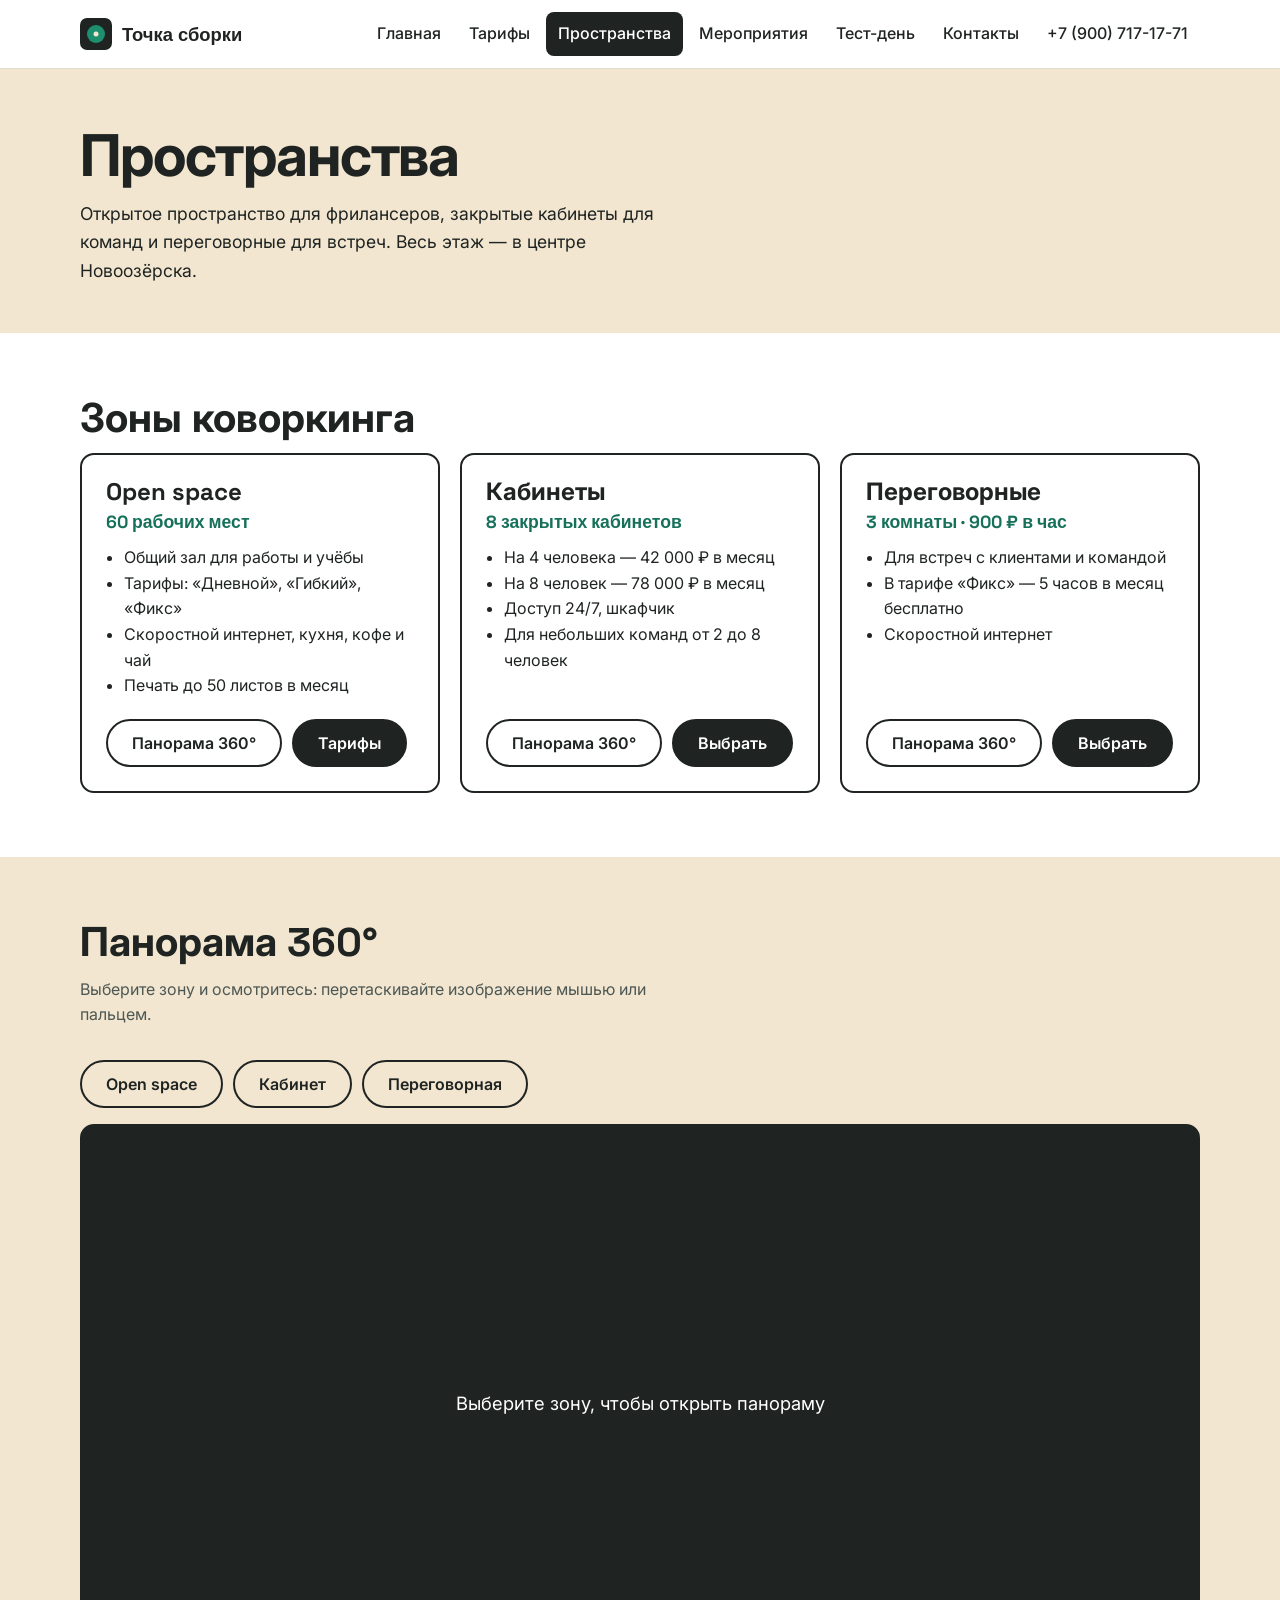
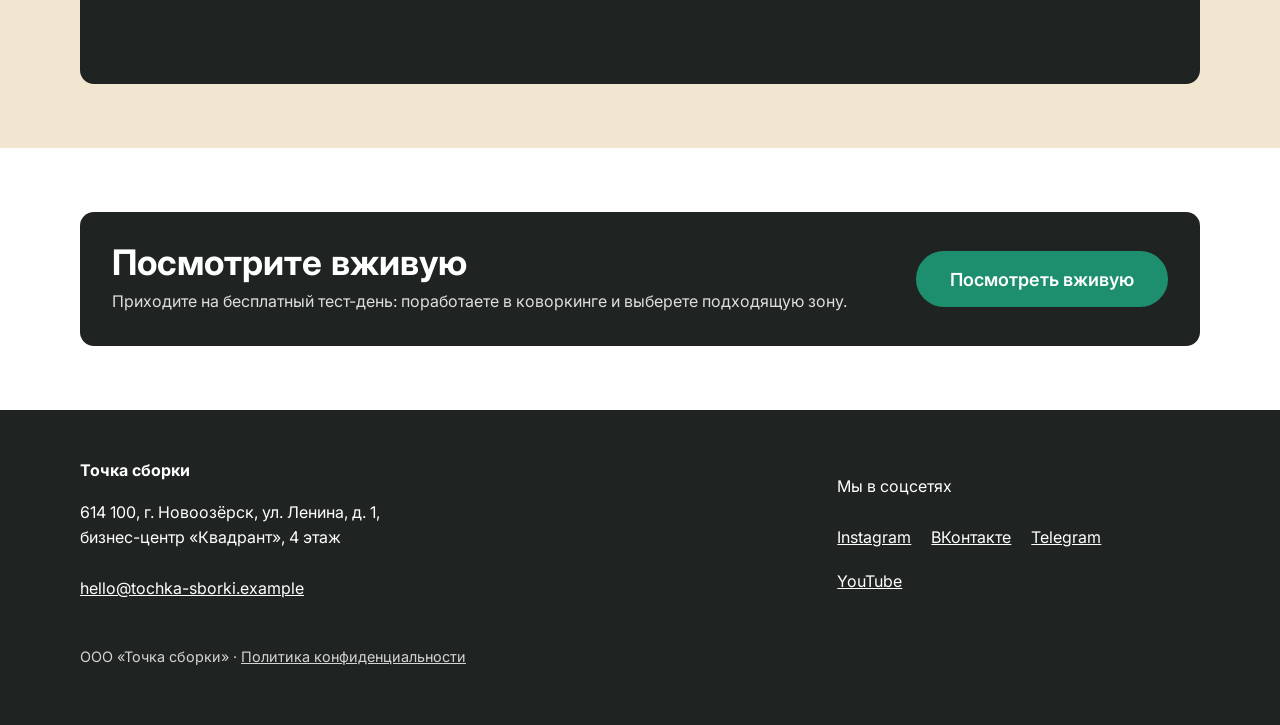
<file: spaces.html>
<!DOCTYPE html>
<html lang="ru">
<head>
  <meta charset="utf-8">
  <meta name="viewport" content="width=device-width, initial-scale=1">
  <title>Пространства коворкинга «Точка сборки» — open space, кабинеты, переговорные</title>
  <meta name="description" content="Зоны коворкинга в Новоозёрске: open space на 60 мест, 8 закрытых кабинетов на 4 и 8 человек, 3 переговорные. Панорама 360° и запись на тест-день.">
  <meta property="og:type" content="website">
  <meta property="og:title" content="Пространства — коворкинг «Точка сборки»">
  <meta property="og:description" content="Open space, кабинеты для команд и переговорные. Посмотрите панораму 360° и приходите на тест-день.">
  <meta property="og:image" content="https://kovorking-tochka-sborki.vercel.app/img/og-spaces.jpg">
  <meta property="og:url" content="https://kovorking-tochka-sborki.vercel.app/spaces.html">
  <link rel="icon" href="img/favicon.svg" type="image/svg+xml">
  <link rel="preconnect" href="https://fonts.googleapis.com">
  <link rel="preconnect" href="https://fonts.gstatic.com" crossorigin>
  <link href="https://fonts.googleapis.com/css2?family=Inter:wght@400;500;600&family=Space+Grotesk:wght@500;700&display=swap" rel="stylesheet">
  <link rel="stylesheet" href="css/style.css">
  <link rel="stylesheet" href="css/spaces.css">

  <!-- Google tag (gtag.js) -->
  <script async src="https://www.googletagmanager.com/gtag/js?id=G-3W3GTP8FSB"></script>
  <script>
    window.dataLayer = window.dataLayer || [];
    function gtag(){dataLayer.push(arguments);}
    gtag('js', new Date());
    gtag('config', 'G-3W3GTP8FSB');
  </script>
</head>
<body>
<a class="skip" href="#main">К содержимому</a>

<header class="site-header">
  <div class="wrap">
    <a class="logo" href="index.html"><img src="img/favicon.svg" alt="" width="32" height="32">Точка сборки</a>
    <button class="burger" id="burger" aria-expanded="false" aria-controls="nav" aria-label="Открыть меню">☰</button>
    <nav class="nav" id="nav" aria-label="Основное меню">
      <a href="index.html">Главная</a>
      <a href="tariffs.html">Тарифы</a>
      <a href="spaces.html" aria-current="page">Пространства</a>
      <a href="events.html">Мероприятия</a>
      <a href="free-day.html">Тест-день</a>
      <a href="contacts.html">Контакты</a>
      <a class="phone" href="tel:+79007171771" data-event="contact_click" data-contact-type="phone">+7 (900) 717-17-71</a>
    </nav>
  </div>
</header>

<main id="main">
  <div class="page-head">
    <div class="wrap">
      <h1>Пространства</h1>
      <p>Открытое пространство для фрилансеров, закрытые кабинеты для команд и переговорные для встреч. Весь этаж — в центре Новоозёрска.</p>
    </div>
  </div>

  <!-- Карточки зон -->
  <section class="section" aria-labelledby="zones-title">
    <div class="wrap">
      <h2 id="zones-title">Зоны коворкинга</h2>
      <div class="grid grid--3">
        <article class="zone" id="open-space" data-event="space_view" data-space-type="open_space">
          <h3>Open space</h3>
          <p class="cap">60 рабочих мест</p>
          <ul>
            <li>Общий зал для работы и учёбы</li>
            <li>Тарифы: «Дневной», «Гибкий», «Фикс»</li>
            <li>Скоростной интернет, кухня, кофе и чай</li>
            <li>Печать до 50 листов в месяц</li>
          </ul>
          <div class="acts">
            <button class="btn btn--ghost" type="button" data-pano="open_space" data-event="tour_open" data-space-type="open_space">Панорама 360°</button>
            <a class="btn" href="tariffs.html">Тарифы</a>
          </div>
        </article>
        <article class="zone" id="office" data-event="space_view" data-space-type="office">
          <h3>Кабинеты</h3>
          <p class="cap">8 закрытых кабинетов</p>
          <ul>
            <li>На 4 человека — 42 000 ₽ в месяц</li>
            <li>На 8 человек — 78 000 ₽ в месяц</li>
            <li>Доступ 24/7, шкафчик</li>
            <li>Для небольших команд от 2 до 8 человек</li>
          </ul>
          <div class="acts">
            <button class="btn btn--ghost" type="button" data-pano="office" data-event="tour_open" data-space-type="office">Панорама 360°</button>
            <a class="btn" href="contacts.html?tariff=office" data-event="select_tariff" data-tariff-name="office" data-tariff-price="42000">Выбрать</a>
          </div>
        </article>
        <article class="zone" id="meeting-room" data-event="space_view" data-space-type="meeting_room">
          <h3>Переговорные</h3>
          <p class="cap">3 комнаты · 900 ₽ в час</p>
          <ul>
            <li>Для встреч с клиентами и командой</li>
            <li>В тарифе «Фикс» — 5 часов в месяц бесплатно</li>
            <li>Скоростной интернет</li>
          </ul>
          <div class="acts">
            <button class="btn btn--ghost" type="button" data-pano="meeting_room" data-event="tour_open" data-space-type="meeting_room">Панорама 360°</button>
            <a class="btn" href="contacts.html?tariff=meeting_room" data-event="select_tariff" data-tariff-name="meeting_room" data-tariff-price="900">Выбрать</a>
          </div>
        </article>
      </div>
    </div>
  </section>

  <!-- Панорама 360° -->
  <section class="section section--sand" id="panorama" aria-labelledby="pano-title">
    <div class="wrap">
      <h2 id="pano-title">Панорама 360°</h2>
      <p class="lead">Выберите зону и осмотритесь: перетаскивайте изображение мышью или пальцем.</p>
      <div class="pano-tabs">
        <button class="btn btn--ghost" type="button" aria-pressed="false" data-pano="open_space" data-event="tour_open" data-space-type="open_space">Open space</button>
        <button class="btn btn--ghost" type="button" aria-pressed="false" data-pano="office" data-event="tour_open" data-space-type="office">Кабинет</button>
        <button class="btn btn--ghost" type="button" aria-pressed="false" data-pano="meeting_room" data-event="tour_open" data-space-type="meeting_room">Переговорная</button>
      </div>
      <div class="pano-stage" id="pano" role="region" aria-label="Панорама 360°">
        <div class="ph">Выберите зону, чтобы открыть панораму</div>
      </div>
    </div>
  </section>

  <!-- Кнопка «Посмотреть вживую» (главная) -->
  <section class="section" aria-labelledby="live-title">
    <div class="wrap">
      <div class="live">
        <div>
          <h2 id="live-title">Посмотрите вживую</h2>
          <p>Приходите на бесплатный тест-день: поработаете в коворкинге и выберете подходящую зону.</p>
        </div>
        <a class="btn btn--main" href="free-day.html" data-event="cta_click" data-button-name="view_live" data-page-section="live">Посмотреть вживую</a>
      </div>
    </div>
  </section>
</main>

<footer class="site-footer">
  <div class="wrap">
    <div class="cols">
      <div>
        <strong>Точка сборки</strong>
        <p>614 100, г. Новоозёрск, ул. Ленина, д. 1,<br>бизнес-центр «Квадрант», 4 этаж</p>
        <a href="mailto:hello@tochka-sborki.example" data-event="contact_click" data-contact-type="email">hello@tochka-sborki.example</a>
      </div>
      <div>
        <p>Мы в соцсетях</p>
        <a href="https://instagram.com/" target="_blank" rel="noopener" data-event="social_click" data-network="instagram" data-page-section="footer">Instagram</a>
        <a href="https://vk.com/" target="_blank" rel="noopener" data-event="social_click" data-network="vk" data-page-section="footer">ВКонтакте</a>
        <a href="https://t.me/" target="_blank" rel="noopener" data-event="social_click" data-network="telegram" data-page-section="footer">Telegram</a>
        <a href="https://youtube.com/" target="_blank" rel="noopener" data-event="social_click" data-network="youtube" data-page-section="footer">YouTube</a>
      </div>
    </div>
    <p class="org">ООО «Точка сборки» · <a href="privacy.html">Политика конфиденциальности</a></p>
  </div>
</footer>

<script src="js/analytics.js"></script>
<script src="js/main.js"></script>
<script src="js/spaces.js"></script>
</body>
</html>
</file>
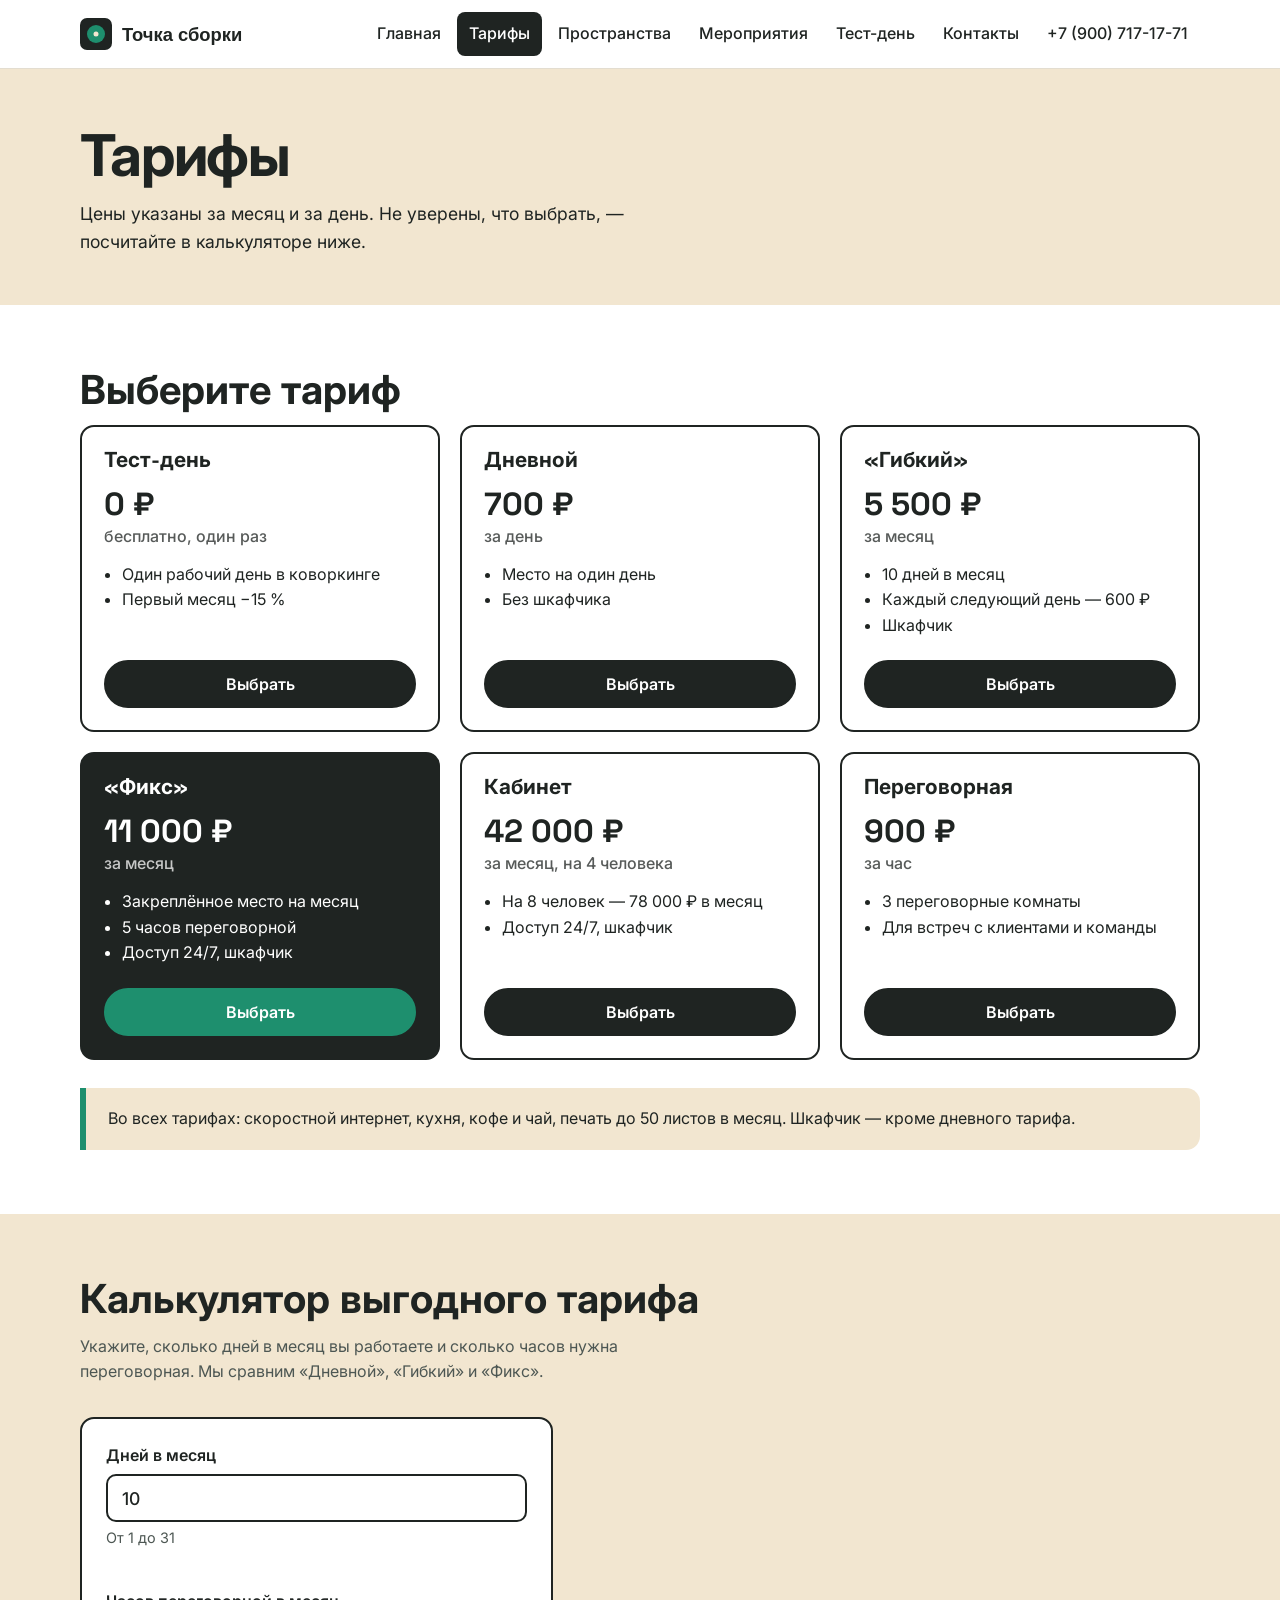
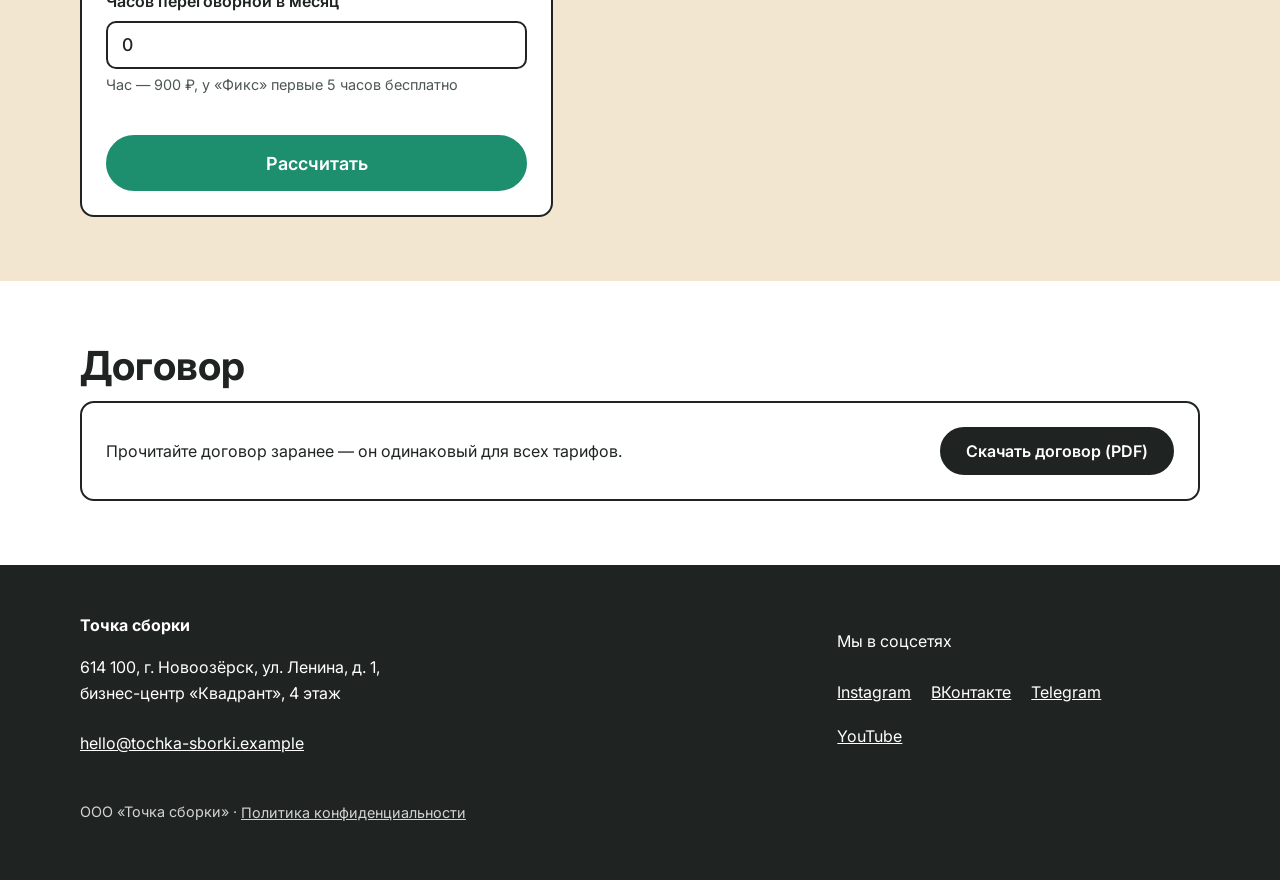
<file: tariffs.html>
<!DOCTYPE html>
<html lang="ru">
<head>
  <meta charset="utf-8">
  <meta name="viewport" content="width=device-width, initial-scale=1">
  <title>Тарифы коворкинга «Точка сборки» — цены и калькулятор</title>
  <meta name="description" content="Тарифы коворкинга в Новоозёрске: тест-день бесплатно, дневной 700 ₽, «Гибкий» 5 500 ₽, «Фикс» 11 000 ₽, кабинеты и переговорная. Калькулятор выгодного тарифа.">
  <meta property="og:type" content="website">
  <meta property="og:title" content="Тарифы — коворкинг «Точка сборки»">
  <meta property="og:description" content="Сравните тарифы и рассчитайте самый выгодный вариант по дням и часам переговорной.">
  <meta property="og:image" content="https://kovorking-tochka-sborki.vercel.app/img/og-tariffs.jpg">
  <meta property="og:url" content="https://kovorking-tochka-sborki.vercel.app/tariffs.html">
  <link rel="icon" href="img/favicon.svg" type="image/svg+xml">
  <link rel="preconnect" href="https://fonts.googleapis.com">
  <link rel="preconnect" href="https://fonts.gstatic.com" crossorigin>
  <link href="https://fonts.googleapis.com/css2?family=Inter:wght@400;500;600&family=Space+Grotesk:wght@500;700&display=swap" rel="stylesheet">
  <link rel="stylesheet" href="css/style.css">
  <link rel="stylesheet" href="css/tariffs.css">

  <!-- Google tag (gtag.js) -->
  <script async src="https://www.googletagmanager.com/gtag/js?id=G-3W3GTP8FSB"></script>
  <script>
    window.dataLayer = window.dataLayer || [];
    function gtag(){dataLayer.push(arguments);}
    gtag('js', new Date());
    gtag('config', 'G-3W3GTP8FSB');
  </script>
</head>
<body>
<a class="skip" href="#main">К содержимому</a>

<header class="site-header">
  <div class="wrap">
    <a class="logo" href="index.html"><img src="img/favicon.svg" alt="" width="32" height="32">Точка сборки</a>
    <button class="burger" id="burger" aria-expanded="false" aria-controls="nav" aria-label="Открыть меню">☰</button>
    <nav class="nav" id="nav" aria-label="Основное меню">
      <a href="index.html">Главная</a>
      <a href="tariffs.html" aria-current="page">Тарифы</a>
      <a href="spaces.html">Пространства</a>
      <a href="events.html">Мероприятия</a>
      <a href="free-day.html">Тест-день</a>
      <a href="contacts.html">Контакты</a>
      <a class="phone" href="tel:+79007171771" data-event="contact_click" data-contact-type="phone">+7 (900) 717-17-71</a>
    </nav>
  </div>
</header>

<main id="main">
  <div class="page-head">
    <div class="wrap">
      <h1>Тарифы</h1>
      <p>Цены указаны за месяц и за день. Не уверены, что выбрать, — посчитайте в калькуляторе ниже.</p>
    </div>
  </div>

  <!-- Карточки тарифов (главный блок) -->
  <section class="section" aria-labelledby="cards-title">
    <div class="wrap">
      <h2 id="cards-title">Выберите тариф</h2>
      <div class="grid grid--3">
        <article class="tariff">
          <h3>Тест-день</h3>
          <div class="price">0 ₽ <small>бесплатно, один раз</small></div>
          <ul><li>Один рабочий день в коворкинге</li><li>Первый месяц −15 %</li></ul>
          <a class="btn" href="contacts.html?tariff=free_day" data-event="select_tariff" data-tariff-name="free_day" data-tariff-price="0">Выбрать</a>
        </article>
        <article class="tariff">
          <h3>Дневной</h3>
          <div class="price">700 ₽ <small>за день</small></div>
          <ul><li>Место на один день</li><li>Без шкафчика</li></ul>
          <a class="btn" href="contacts.html?tariff=day_pass" data-event="select_tariff" data-tariff-name="day_pass" data-tariff-price="700">Выбрать</a>
        </article>
        <article class="tariff">
          <h3>«Гибкий»</h3>
          <div class="price">5 500 ₽ <small>за месяц</small></div>
          <ul><li>10 дней в месяц</li><li>Каждый следующий день — 600 ₽</li><li>Шкафчик</li></ul>
          <a class="btn" href="contacts.html?tariff=flex" data-event="select_tariff" data-tariff-name="flex" data-tariff-price="5500">Выбрать</a>
        </article>
        <article class="tariff tariff--top">
          <h3>«Фикс»</h3>
          <div class="price">11 000 ₽ <small>за месяц</small></div>
          <ul><li>Закреплённое место на месяц</li><li>5 часов переговорной</li><li>Доступ 24/7, шкафчик</li></ul>
          <a class="btn" href="contacts.html?tariff=fixed" data-event="select_tariff" data-tariff-name="fixed" data-tariff-price="11000">Выбрать</a>
        </article>
        <article class="tariff">
          <h3>Кабинет</h3>
          <div class="price">42 000 ₽ <small>за месяц, на 4 человека</small></div>
          <ul><li>На 8 человек — 78 000 ₽ в месяц</li><li>Доступ 24/7, шкафчик</li></ul>
          <a class="btn" href="contacts.html?tariff=office" data-event="select_tariff" data-tariff-name="office" data-tariff-price="42000">Выбрать</a>
        </article>
        <article class="tariff">
          <h3>Переговорная</h3>
          <div class="price">900 ₽ <small>за час</small></div>
          <ul><li>3 переговорные комнаты</li><li>Для встреч с клиентами и команды</li></ul>
          <a class="btn" href="contacts.html?tariff=meeting_room" data-event="select_tariff" data-tariff-name="meeting_room" data-tariff-price="900">Выбрать</a>
        </article>
      </div>
      <div class="includes">
        <p>Во всех тарифах: скоростной интернет, кухня, кофе и чай, печать до 50 листов в месяц. Шкафчик — кроме дневного тарифа.</p>
      </div>
    </div>
  </section>

  <!-- Калькулятор -->
  <section class="section section--sand" id="calc" aria-labelledby="calc-title">
    <div class="wrap">
      <h2 id="calc-title">Калькулятор выгодного тарифа</h2>
      <p class="lead">Укажите, сколько дней в месяц вы работаете и сколько часов нужна переговорная. Мы сравним «Дневной», «Гибкий» и «Фикс».</p>
      <div class="calc">
        <form id="calc-form" novalidate>
          <div class="field">
            <label for="calc-days">Дней в месяц</label>
            <input id="calc-days" name="days" type="text" inputmode="numeric" value="10" autocomplete="off" aria-describedby="err-days">
            <div class="hint">От 1 до 31</div>
            <div class="err" id="err-days" role="alert"></div>
          </div>
          <div class="field">
            <label for="calc-hours">Часов переговорной в месяц</label>
            <input id="calc-hours" name="hours" type="text" inputmode="numeric" value="0" autocomplete="off" aria-describedby="err-hours">
            <div class="hint">Час — 900 ₽, у «Фикс» первые 5 часов бесплатно</div>
            <div class="err" id="err-hours" role="alert"></div>
          </div>
          <button class="btn btn--main" type="submit">Рассчитать</button>
        </form>
        <ul class="calc-rows" id="calc-result" aria-live="polite"></ul>
      </div>
    </div>
  </section>

  <!-- Договор PDF -->
  <section class="section" aria-labelledby="contract-title">
    <div class="wrap">
      <h2 id="contract-title">Договор</h2>
      <div class="contract">
        <p>Прочитайте договор заранее — он одинаковый для всех тарифов.</p>
        <a class="btn" href="files/dogovor-tochka-sborki.pdf" download>Скачать договор (PDF)</a>
      </div>
    </div>
  </section>
</main>

<footer class="site-footer">
  <div class="wrap">
    <div class="cols">
      <div>
        <strong>Точка сборки</strong>
        <p>614 100, г. Новоозёрск, ул. Ленина, д. 1,<br>бизнес-центр «Квадрант», 4 этаж</p>
        <a href="mailto:hello@tochka-sborki.example" data-event="contact_click" data-contact-type="email">hello@tochka-sborki.example</a>
      </div>
      <div>
        <p>Мы в соцсетях</p>
        <a href="https://instagram.com/" target="_blank" rel="noopener" data-event="social_click" data-network="instagram" data-page-section="footer">Instagram</a>
        <a href="https://vk.com/" target="_blank" rel="noopener" data-event="social_click" data-network="vk" data-page-section="footer">ВКонтакте</a>
        <a href="https://t.me/" target="_blank" rel="noopener" data-event="social_click" data-network="telegram" data-page-section="footer">Telegram</a>
        <a href="https://youtube.com/" target="_blank" rel="noopener" data-event="social_click" data-network="youtube" data-page-section="footer">YouTube</a>
      </div>
    </div>
    <p class="org">ООО «Точка сборки» · <a href="privacy.html">Политика конфиденциальности</a></p>
  </div>
</footer>

<script src="js/analytics.js"></script>
<script src="js/main.js"></script>
<script src="js/calc.js"></script>
</body>
</html>
</file>
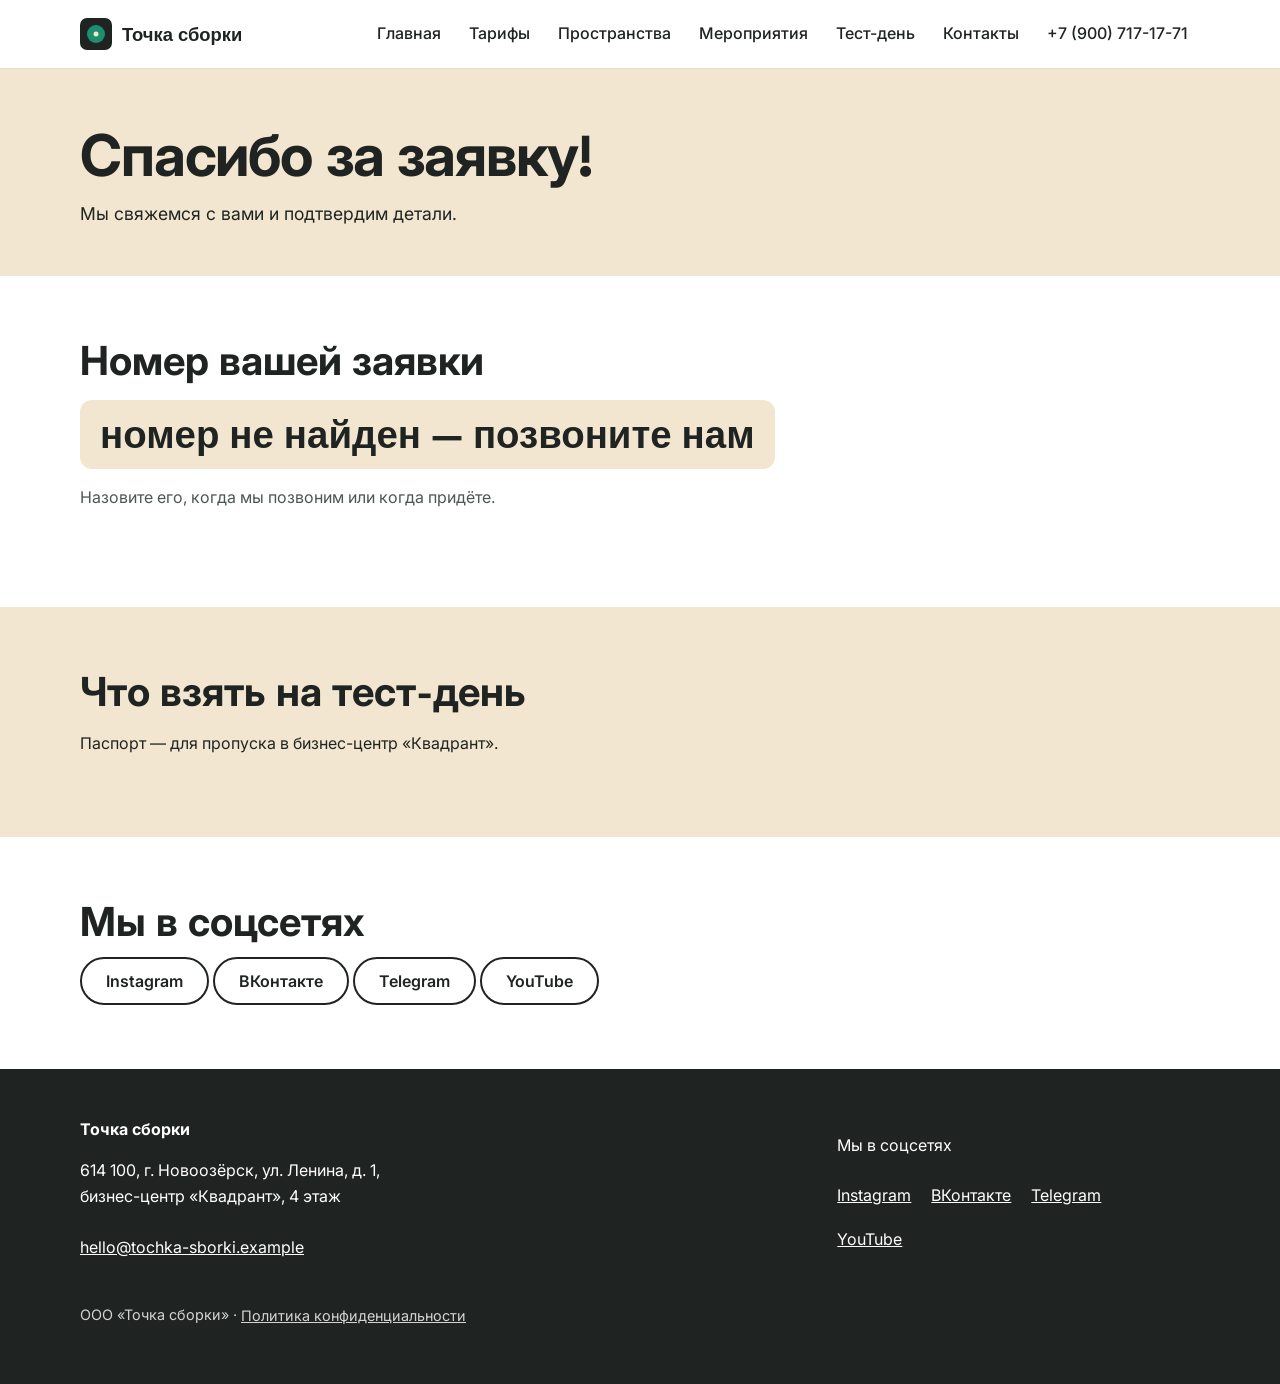
<file: thanks.html>
<!DOCTYPE html>
<html lang="ru">
<head>
  <meta charset="utf-8">
  <meta name="viewport" content="width=device-width, initial-scale=1">
  <title>Спасибо за заявку — «Точка сборки»</title>
  <meta name="description" content="Заявка принята. Мы свяжемся с вами. На тест-день возьмите паспорт для пропуска в бизнес-центр.">
  <meta name="robots" content="noindex">
  <meta property="og:type" content="website">
  <meta property="og:title" content="Спасибо за заявку — «Точка сборки»">
  <meta property="og:description" content="Заявка принята. Мы свяжемся с вами. На тест-день возьмите паспорт для пропуска в бизнес-центр.">
  <meta property="og:image" content="https://kovorking-tochka-sborki.vercel.app/img/og-thanks.jpg">
  <meta property="og:url" content="https://kovorking-tochka-sborki.vercel.app/thanks.html">
  <link rel="icon" href="img/favicon.svg" type="image/svg+xml">
  <link rel="preconnect" href="https://fonts.googleapis.com">
  <link rel="preconnect" href="https://fonts.gstatic.com" crossorigin>
  <link href="https://fonts.googleapis.com/css2?family=Inter:wght@400;500;600&family=Space+Grotesk:wght@500;700&display=swap" rel="stylesheet">
  <link rel="stylesheet" href="css/style.css">
  <link rel="stylesheet" href="css/pages.css">

  <!-- Google tag (gtag.js) -->
  <script async src="https://www.googletagmanager.com/gtag/js?id=G-3W3GTP8FSB"></script>
  <script>
    window.dataLayer = window.dataLayer || [];
    function gtag(){dataLayer.push(arguments);}
    gtag('js', new Date());
    gtag('config', 'G-3W3GTP8FSB');
  </script>
</head>
<body>
<a class="skip" href="#main">К содержимому</a>

<header class="site-header">
  <div class="wrap">
    <a class="logo" href="index.html"><img src="img/favicon.svg" alt="" width="32" height="32">Точка сборки</a>
    <button class="burger" id="burger" aria-expanded="false" aria-controls="nav" aria-label="Открыть меню">☰</button>
    <nav class="nav" id="nav" aria-label="Основное меню">
      <a href="index.html">Главная</a>
      <a href="tariffs.html">Тарифы</a>
      <a href="spaces.html">Пространства</a>
      <a href="events.html">Мероприятия</a>
      <a href="free-day.html">Тест-день</a>
      <a href="contacts.html">Контакты</a>
      <a class="phone" href="tel:+79007171771" data-event="contact_click" data-contact-type="phone">+7 (900) 717-17-71</a>
    </nav>
  </div>
</header>

<main id="main">
  <div class="page-head">
    <div class="wrap">
      <h1>Спасибо за заявку!</h1>
      <p>Мы свяжемся с вами и подтвердим детали.</p>
    </div>
  </div>

  <section class="section" aria-labelledby="num-title">
    <div class="wrap">
      <h2 id="num-title">Номер вашей заявки</h2>
      <p><span class="reqnum" data-fill="request-id">…</span></p>
      <p class="lead">Назовите его, когда мы позвоним или когда придёте.</p>
    </div>
  </section>
  <section class="section section--sand" aria-labelledby="take-title">
    <div class="wrap">
      <h2 id="take-title">Что взять на тест-день</h2>
      <p>Паспорт — для пропуска в бизнес-центр «Квадрант».</p>
    </div>
  </section>
  <section class="section" aria-labelledby="soc-title">
    <div class="wrap">
      <h2 id="soc-title">Мы в соцсетях</h2>
      <a class="btn btn--ghost" href="https://instagram.com/" target="_blank" rel="noopener" data-event="social_click" data-network="instagram" data-page-section="thanks">Instagram</a>
      <a class="btn btn--ghost" href="https://vk.com/" target="_blank" rel="noopener" data-event="social_click" data-network="vk" data-page-section="thanks">ВКонтакте</a>
      <a class="btn btn--ghost" href="https://t.me/" target="_blank" rel="noopener" data-event="social_click" data-network="telegram" data-page-section="thanks">Telegram</a>
      <a class="btn btn--ghost" href="https://youtube.com/" target="_blank" rel="noopener" data-event="social_click" data-network="youtube" data-page-section="thanks">YouTube</a>
    </div>
  </section>
</main>

<footer class="site-footer">
  <div class="wrap">
    <div class="cols">
      <div>
        <strong>Точка сборки</strong>
        <p>614 100, г. Новоозёрск, ул. Ленина, д. 1,<br>бизнес-центр «Квадрант», 4 этаж</p>
        <a href="mailto:hello@tochka-sborki.example" data-event="contact_click" data-contact-type="email">hello@tochka-sborki.example</a>
      </div>
      <div>
        <p>Мы в соцсетях</p>
        <a href="https://instagram.com/" target="_blank" rel="noopener" data-event="social_click" data-network="instagram" data-page-section="footer">Instagram</a>
        <a href="https://vk.com/" target="_blank" rel="noopener" data-event="social_click" data-network="vk" data-page-section="footer">ВКонтакте</a>
        <a href="https://t.me/" target="_blank" rel="noopener" data-event="social_click" data-network="telegram" data-page-section="footer">Telegram</a>
        <a href="https://youtube.com/" target="_blank" rel="noopener" data-event="social_click" data-network="youtube" data-page-section="footer">YouTube</a>
      </div>
    </div>
    <p class="org">ООО «Точка сборки» · <a href="privacy.html">Политика конфиденциальности</a></p>
  </div>
</footer>

<script src="js/analytics.js"></script>
<script src="js/main.js"></script>
<script src="js/page.js"></script>
</body>
</html>
</file>
<file: css/style.css>
:root{--g:#1E8F6E;--gd:#16705a;--s:#F2E6D0;--w:#fff;--k:#1F2422;--mut:#4d5753;--r:14px;--max:1160px}
*,*::before,*::after{box-sizing:border-box}
html{scroll-behavior:smooth}
body{margin:0;font:400 1rem/1.6 Inter,system-ui,sans-serif;color:var(--k);background:var(--w);overflow-x:hidden}
img{max-width:100%;height:auto;display:block}
h1,h2,h3{font-family:"Space Grotesk",Inter,sans-serif;line-height:1.1;margin:0}
a{color:inherit}
:focus-visible{outline:3px solid var(--g);outline-offset:2px}
.wrap{max-width:var(--max);margin:0 auto;padding:0 20px}
.section{padding:64px 0}
.section--sand{background:var(--s)}
.section h2{font-size:clamp(1.7rem,4vw,2.5rem);margin-bottom:12px}
.lead{color:var(--mut);max-width:60ch;margin:0 0 32px}
.btn{display:inline-flex;align-items:center;justify-content:center;min-height:48px;min-width:44px;padding:0 24px;border-radius:999px;border:2px solid var(--k);background:var(--k);color:var(--w);font:600 1rem Inter,sans-serif;text-decoration:none;cursor:pointer;transition:background .15s,color .15s}
.btn:hover{background:var(--g);border-color:var(--g)}
.btn--main{background:var(--g);border-color:var(--g);color:#fff;font-size:1.125rem;min-height:56px;padding:0 32px}
.btn--main:hover{background:var(--gd);border-color:var(--gd)}
.btn--ghost{background:transparent;color:var(--k)}
.btn--ghost:hover{background:var(--k);color:#fff;border-color:var(--k)}
.site-header{position:sticky;top:0;z-index:20;background:var(--w);border-bottom:1px solid #e3ddd0}
.site-header .wrap{display:flex;align-items:center;gap:16px;min-height:68px}
.logo{display:flex;align-items:center;gap:10px;font:700 1.15rem "Space Grotesk",sans-serif;text-decoration:none;min-height:44px}
.logo img{width:32px;height:32px}
.nav{margin-left:auto;display:flex;align-items:center;gap:4px}
.nav a{display:inline-flex;align-items:center;min-height:44px;padding:0 12px;text-decoration:none;font-weight:500;border-radius:8px}
.nav a:hover{background:var(--s)}
.nav a[aria-current="page"]{background:var(--k);color:#fff}
.phone{font-weight:600;white-space:nowrap;display:inline-flex;align-items:center;min-height:44px;text-decoration:none}
.burger{display:none;margin-left:auto;width:48px;height:48px;border:2px solid var(--k);border-radius:12px;background:var(--w);cursor:pointer;font-size:1.4rem}
@media(max-width:1020px){
.burger{display:block}
.nav{display:none;position:absolute;left:0;right:0;top:100%;background:var(--w);flex-direction:column;align-items:stretch;padding:12px 20px 20px;border-bottom:1px solid #e3ddd0;margin-left:0}
.nav.open{display:flex}
}
.hero{background:var(--s);padding:72px 0 80px;position:relative;overflow:hidden}
.hero .wrap{position:relative}
.hero h1{font-size:clamp(2.6rem,9vw,5.6rem);letter-spacing:-.03em;max-width:12ch}
.hero p{font-size:1.2rem;max-width:44ch;margin:20px 0 32px}
.hero .dot{position:absolute;right:-60px;top:-30px;width:min(46vw,420px);aspect-ratio:1;border-radius:50%;background:var(--g)}
.hero .dot::after{content:"";position:absolute;inset:0;margin:auto;width:11%;aspect-ratio:1;border-radius:50%;background:var(--s)}
.hero .facts{display:flex;flex-wrap:wrap;gap:8px 28px;margin-top:40px;padding:0;list-style:none;font-weight:600}
.hero .facts li::before{content:"";display:inline-block;width:8px;height:8px;border-radius:50%;background:var(--g);margin-right:8px}
.grid{display:grid;gap:20px}
.grid--3{grid-template-columns:repeat(3,1fr)}
.grid--4{grid-template-columns:repeat(4,1fr)}
@media(max-width:1020px){.grid--4{grid-template-columns:repeat(2,1fr)}}
@media(max-width:768px){.grid--3,.grid--4{grid-template-columns:1fr}}
.space{display:block;border:2px solid var(--k);border-radius:var(--r);overflow:hidden;background:var(--w);text-decoration:none;color:inherit;transition:transform .15s}
.space:hover{transform:translateY(-3px)}
.space img{aspect-ratio:4/3;object-fit:cover;width:100%;border-bottom:2px solid var(--k)}
.space div{padding:16px 18px 20px}
.space h3{font-size:1.3rem;margin-bottom:4px}
.space p{margin:0;color:var(--mut)}
.tariff{display:flex;flex-direction:column;border:2px solid var(--k);border-radius:var(--r);padding:22px;background:var(--w)}
.tariff--top{background:var(--k);color:#fff}
.tariff h3{font-size:1.3rem}
.price{font:700 2rem "Space Grotesk",sans-serif;margin:12px 0 4px}
.price small{font:500 1rem Inter,sans-serif;opacity:.75}
.tariff ul{padding-left:18px;margin:12px 0 22px;flex:1}
.tariff--top .btn{background:var(--g);border-color:var(--g)}
.note{margin-top:24px;color:var(--mut)}
.note a{display:inline-block;min-height:44px;line-height:44px}
.event{border-left:6px solid var(--g);background:var(--s);border-radius:0 var(--r) var(--r) 0;padding:20px 22px;text-decoration:none;color:inherit;display:block}
.event time{font-weight:600;color:var(--gd)}
.event h3{font-size:1.3rem;margin:6px 0}
.event p{margin:0;color:var(--mut)}
.more{margin-top:28px}
.site-footer{background:var(--k);color:#fff;padding:48px 0 32px}
.site-footer .cols{display:grid;grid-template-columns:2fr 1fr;gap:32px}
@media(max-width:768px){.site-footer .cols{grid-template-columns:1fr}}
.site-footer a{display:inline-flex;align-items:center;min-height:44px;margin-right:16px}
.site-footer .org{opacity:.8;font-size:.9rem;margin-top:24px}
.skip{position:absolute;left:-999px}
.skip:focus{left:8px;top:8px;background:#fff;padding:10px;z-index:50}
@media(prefers-reduced-motion:reduce){*{transition:none!important;scroll-behavior:auto!important}}
</file>
<file: css/pages.css>
.page-head{background:var(--s);padding:56px 0 48px}
.page-head h1{font-size:clamp(2.2rem,6vw,3.6rem);letter-spacing:-.02em;margin-bottom:12px}
.page-head p{margin:0;max-width:56ch;font-size:1.1rem}
.cols2{display:grid;grid-template-columns:minmax(0,1.4fr) minmax(0,1fr);gap:32px;align-items:start}
@media(max-width:768px){.cols2{grid-template-columns:1fr}}
.form{display:grid;gap:18px;background:var(--w);border:2px solid var(--k);border-radius:var(--r);padding:24px}
.field label{display:block;font-weight:600;margin-bottom:6px}
.field input[type=text],.field input[type=tel],.field input[type=email],.field input[type=date],.field select{width:100%;min-height:48px;padding:0 14px;font:500 1rem Inter,sans-serif;border:2px solid var(--k);border-radius:10px;background:var(--w);color:var(--k)}
.field [aria-invalid="true"]{border-color:#b3261e;background:#fdf0ee}
.field .hint{font-size:.9rem;color:var(--mut);margin-top:4px}
.field .err{color:#b3261e;font-size:.92rem;margin-top:4px;min-height:1.2em}
.check{display:flex;gap:12px;align-items:flex-start;min-height:44px;font-size:.95rem}
.check input{width:24px;height:24px;margin:2px 0 0;flex:none;accent-color:var(--g)}
.form-status{min-height:1.4em;font-weight:600}
.form-status.bad{color:#b3261e}.form-status.ok{color:var(--gd)}
.btn[disabled]{opacity:.6;cursor:wait}
.card{border:2px solid var(--k);border-radius:var(--r);padding:24px;background:var(--w)}
.card h3{font-size:1.3rem;margin-bottom:10px}
.card p{margin:0 0 8px}
.card .btn{margin:4px 8px 4px 0}
.steps{list-style:none;counter-reset:s;padding:0;margin:0;display:grid;gap:14px;max-width:70ch}
.steps li{counter-increment:s;display:flex;gap:16px;align-items:center;padding:14px 18px;border:2px solid var(--k);border-radius:var(--r);background:var(--w)}
.steps li::before{content:counter(s);flex:none;width:40px;height:40px;border-radius:50%;background:var(--g);color:#fff;font:700 1.1rem "Space Grotesk",sans-serif;display:grid;place-items:center}
.promo{display:flex;flex-wrap:wrap;align-items:center;gap:16px 24px;background:var(--k);color:#fff;border-radius:var(--r);padding:28px}
.promo code{font:700 2rem "Space Grotesk",sans-serif;letter-spacing:.06em;background:var(--s);color:var(--k);padding:6px 18px;border-radius:10px}
.promo p{margin:0;flex:1 1 240px}
.big-cta{text-align:center}
.reqnum{display:inline-block;font:700 clamp(1.4rem,5vw,2.4rem) "Space Grotesk",sans-serif;background:var(--s);padding:10px 20px;border-radius:12px;word-break:break-all}
.prose{max-width:75ch}
.prose h2{font-size:1.5rem;margin:32px 0 10px}
.prose p,.prose li{margin:0 0 10px}
.center{text-align:center;padding:96px 0}
.center h1{font-size:clamp(4rem,16vw,9rem);color:var(--g)}
</file>
<file: css/spaces.css>
.page-head{background:var(--s);padding:56px 0 48px}
.page-head h1{font-size:clamp(2.2rem,6vw,3.6rem);letter-spacing:-.02em;margin-bottom:12px}
.page-head p{margin:0;max-width:56ch;font-size:1.1rem}
.zone{scroll-margin-top:88px;display:flex;flex-direction:column;border:2px solid var(--k);border-radius:var(--r);padding:24px;background:var(--w)}
.zone h3{font-size:1.5rem;margin-bottom:6px}
.zone .cap{font:700 1.1rem "Space Grotesk",sans-serif;color:var(--gd);margin:0 0 12px}
.zone ul{padding-left:18px;margin:0 0 20px;flex:1}
.zone .acts{display:flex;flex-wrap:wrap;gap:10px}
.zone:target{box-shadow:0 0 0 5px var(--g)}
.pano-tabs{display:flex;flex-wrap:wrap;gap:10px;margin-bottom:16px}
.pano-tabs .btn[aria-pressed="true"]{background:var(--g);border-color:var(--g)}
.pano-stage{position:relative;aspect-ratio:16/9;min-height:300px;max-height:560px;width:100%;border:2px solid var(--k);border-radius:var(--r);overflow:hidden;background:var(--k);color:#fff}
.pano-stage .ph{position:absolute;inset:0;display:flex;align-items:center;justify-content:center;text-align:center;padding:24px;font-size:1.15rem}
.pano-note{margin-top:12px;color:var(--mut);font-size:.95rem}
.live{display:flex;flex-wrap:wrap;align-items:center;gap:16px 32px;background:var(--k);color:#fff;border-radius:var(--r);padding:32px}
.live h2{color:#fff;margin:0;font-size:clamp(1.5rem,3.5vw,2.2rem)}
.live p{margin:6px 0 0;opacity:.85}
.live div{flex:1 1 300px}
</file>
<file: css/tariffs.css>
.page-head{background:var(--s);padding:56px 0 48px}
.page-head h1{font-size:clamp(2.2rem,6vw,3.6rem);letter-spacing:-.02em;margin-bottom:12px}
.page-head p{margin:0;max-width:56ch;font-size:1.1rem}
.tariff .price small{display:block;margin-top:2px}
.includes{margin-top:28px;padding:18px 22px;border-left:6px solid var(--g);background:var(--s);border-radius:0 var(--r) var(--r) 0}
.includes p{margin:0}
.calc{display:grid;grid-template-columns:minmax(0,1fr) minmax(0,1.3fr);gap:32px;align-items:start}
@media(max-width:768px){.calc{grid-template-columns:1fr}}
.calc form{display:grid;gap:18px;background:var(--w);border:2px solid var(--k);border-radius:var(--r);padding:24px}
.field label{display:block;font-weight:600;margin-bottom:6px}
.field input{width:100%;min-height:48px;padding:0 14px;font:500 1.1rem Inter,sans-serif;border:2px solid var(--k);border-radius:10px;background:var(--w);color:var(--k)}
.field input[aria-invalid="true"]{border-color:#b3261e;background:#fdf0ee}
.field .hint{font-size:.9rem;color:var(--mut);margin-top:4px}
.field .err{color:#b3261e;font-size:.92rem;margin-top:4px;min-height:1.2em}
.calc-rows{list-style:none;margin:0;padding:0;display:grid;gap:12px}
.calc-row{display:grid;grid-template-columns:1fr auto;gap:2px 16px;padding:16px 20px;border:2px solid var(--k);border-radius:var(--r);background:var(--w)}
.calc-row h3{font-size:1.2rem}
.calc-row .sum{font:700 1.5rem "Space Grotesk",sans-serif;text-align:right}
.calc-row .det{grid-column:1/-1;color:var(--mut);font-size:.92rem;margin:0}
.calc-row.is-best{background:var(--k);color:#fff;border-color:var(--k)}
.calc-row.is-best .det{color:#d9d3c5}
.badge{display:inline-block;margin-left:8px;padding:2px 10px;border-radius:999px;background:var(--g);color:#fff;font:600 .8rem Inter,sans-serif;vertical-align:middle}
.contract{display:flex;flex-wrap:wrap;align-items:center;gap:16px 24px;border:2px solid var(--k);border-radius:var(--r);padding:24px;background:var(--w)}
.contract p{margin:0;flex:1 1 280px}
</file>
